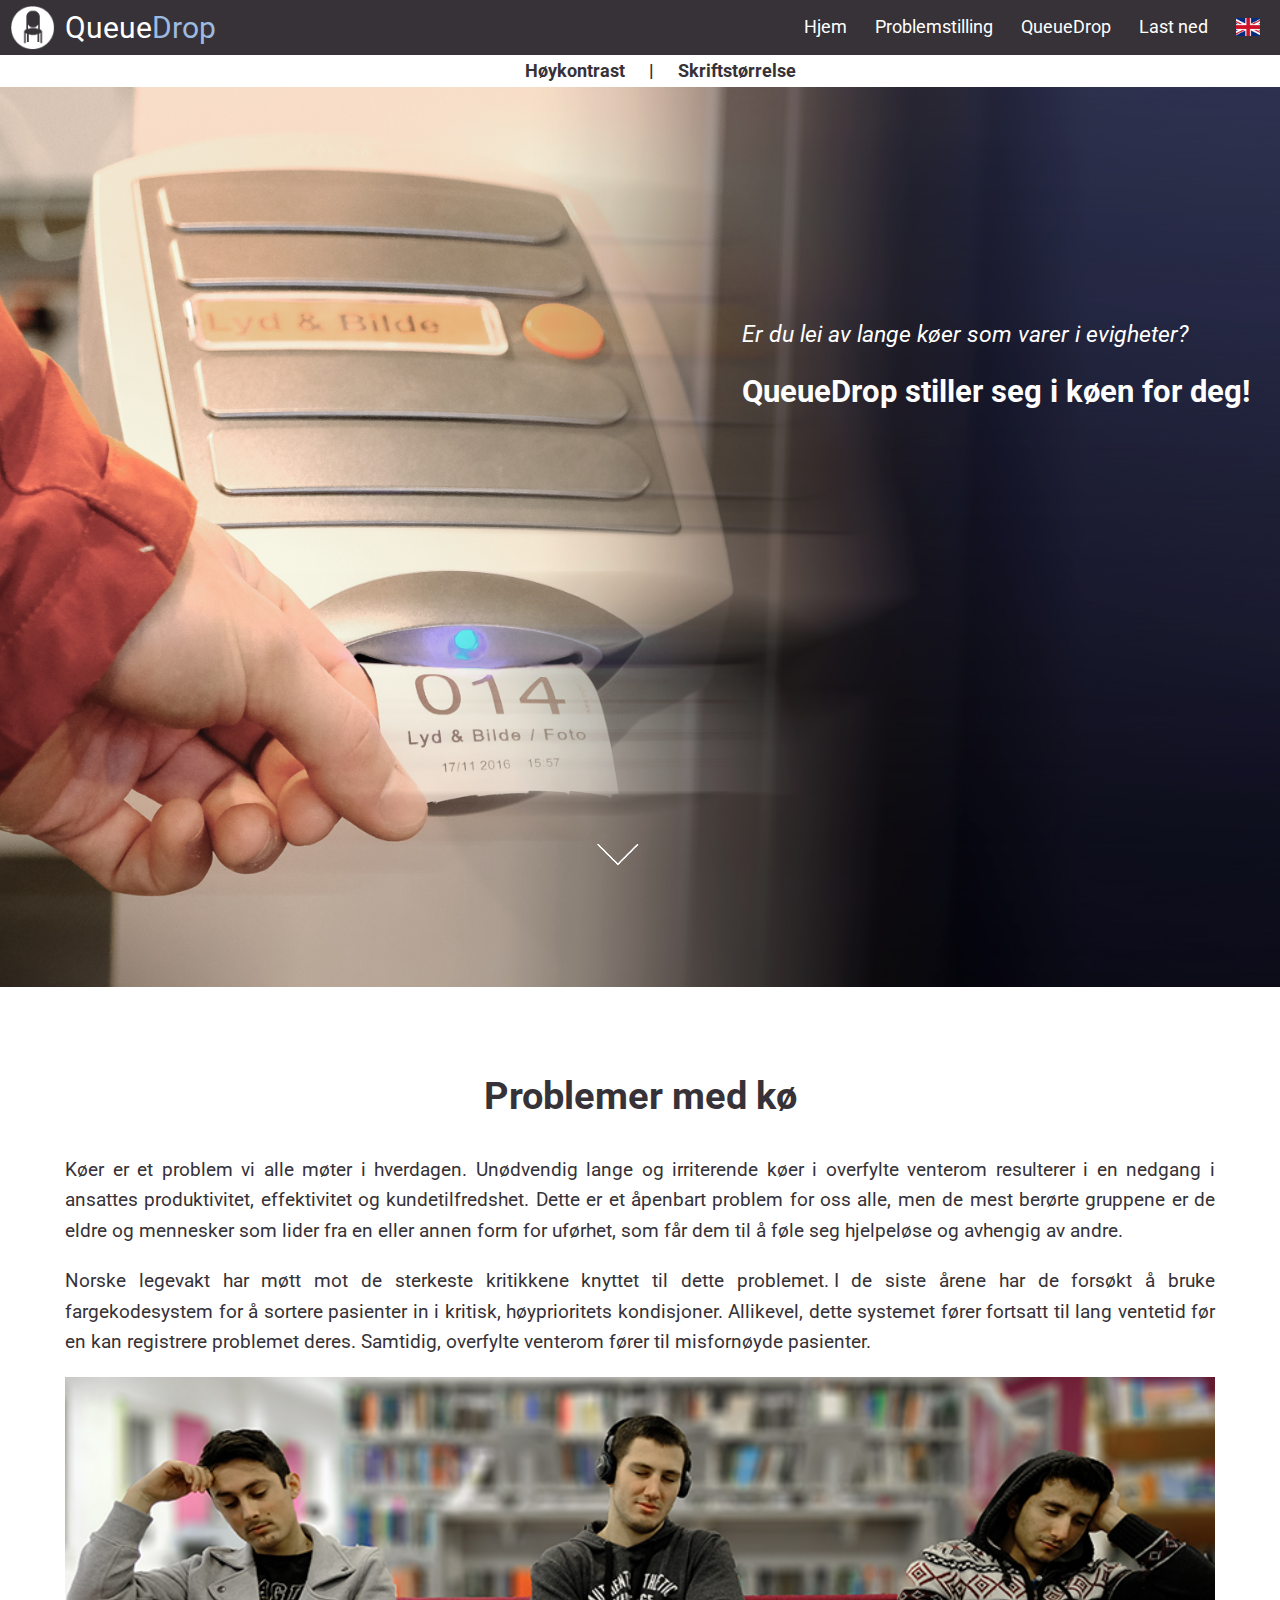
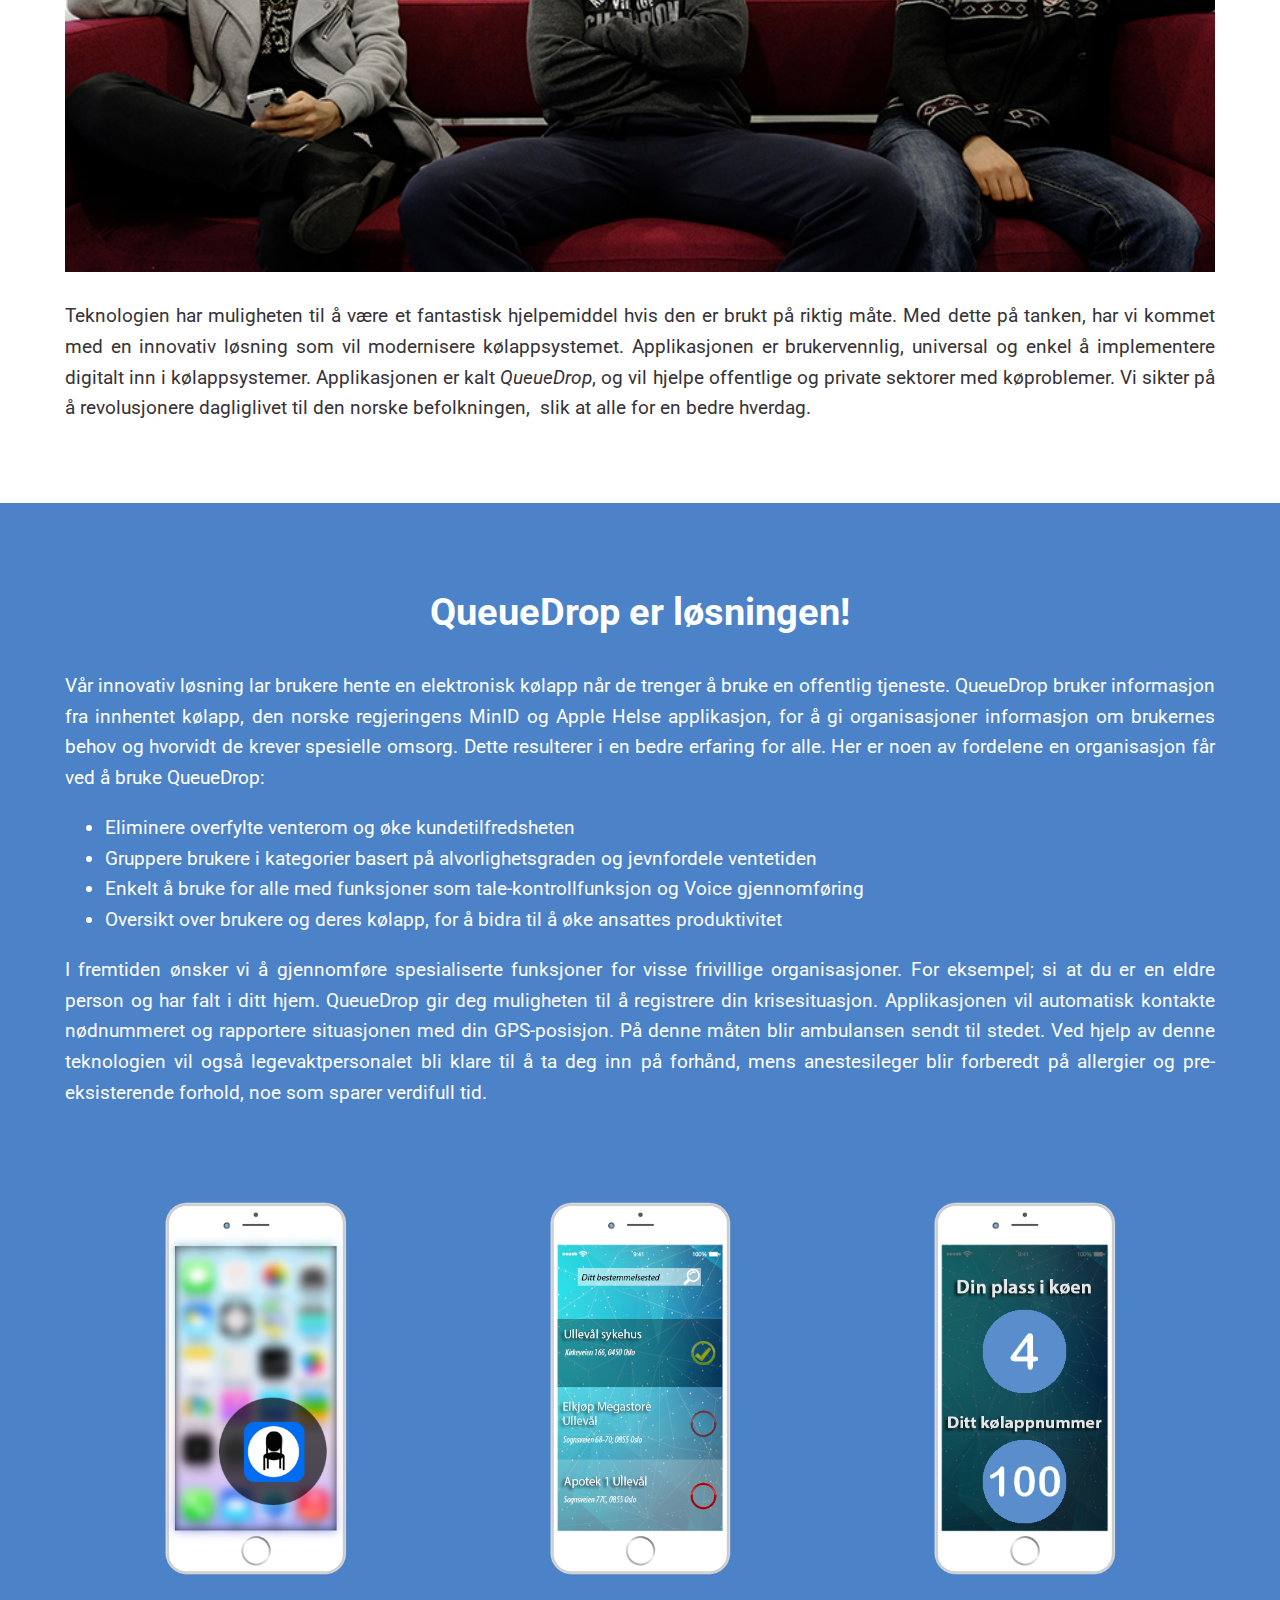
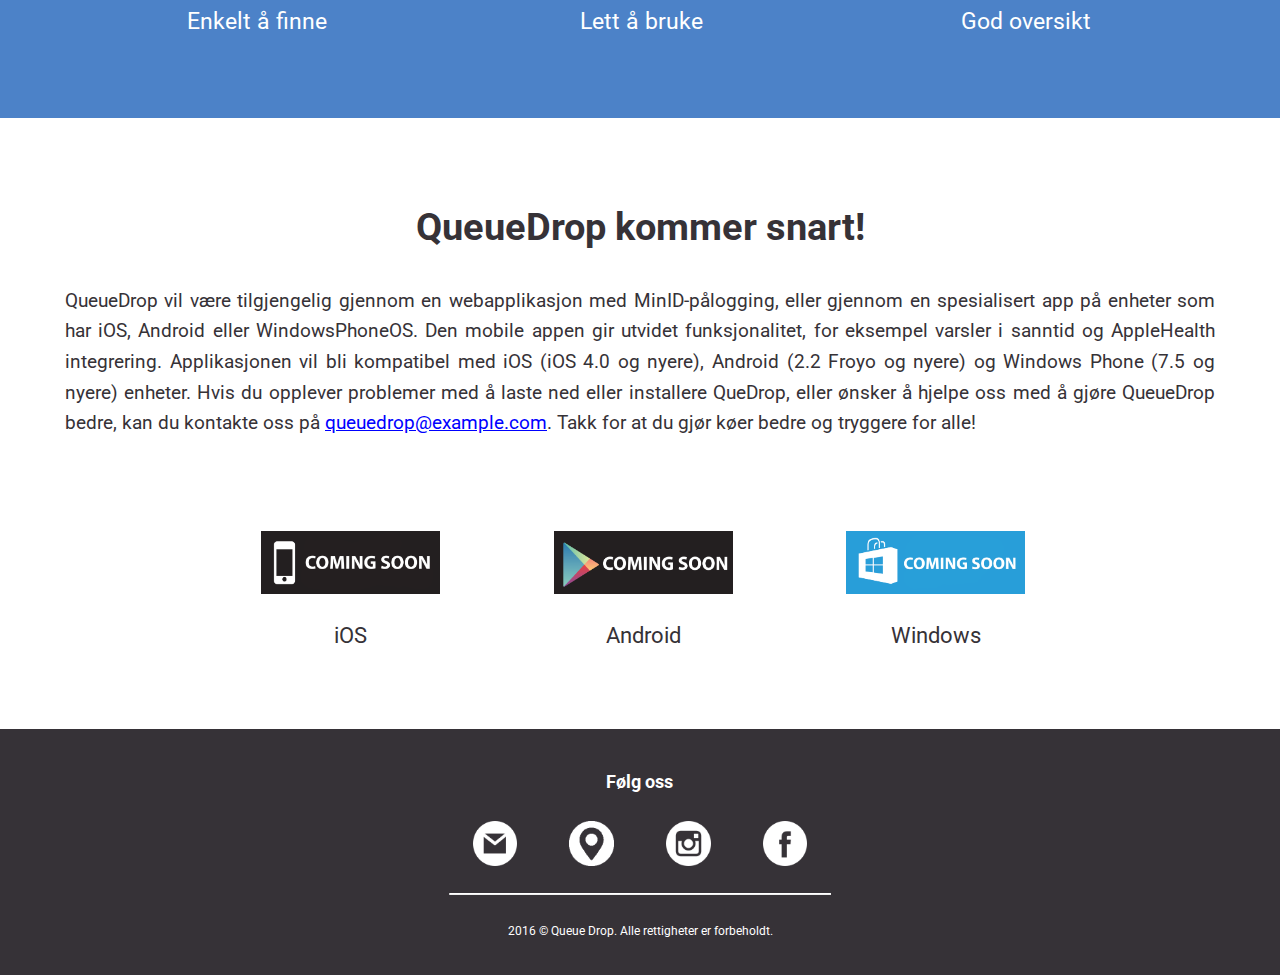
<file: QueueDrop/index.html>
<!DOCTYPE HTML>
<html lang="no">
	
	<head>
		<title>QueueDrop</title>


		<meta charset="utf-8" />
		<meta name="viewport" content="width=device-width" initial-scale=1, maximum-scale=1 />
		<meta name="author" content="Vladimir Maric" />
		<meta name="author" content="Sahand Nasiribehrouz" />
		<meta name="author" content="Ismail Kilinc" />
		<meta name="author" content="Irfanullah Nazand" />
        <meta name="author" content="Yanislav Zagorov" />
        <meta name="author" content="Suphakin Riemprasert" />
        <meta name="description" content="QueueDrop is an inovative solution for long queues.">
        <meta name="keywords" content="queues, waiting, backpain, elderly">

		<link rel="stylesheet" href="styles/main.css" />
		<link href="https://fonts.googleapis.com/css?family=Roboto:300" rel="stylesheet">
        <link rel="icon" type="image/icon" href="images/favicon.ico">
        <script src="js/javascript.js"></script>
	</head>

	


	<body>
	<!-- Header -->
		<div id="header_small">
			<nav id="navbar_small">
				<ul>
					<li><a href="contrast.html">Høykontrast</a></li>
					<li>|</li>
					<div class="drop_txt">	
						<li><a href="#">Skriftstørrelse</a></li>
						<div class="txt_content">
							<p>Hold Ctrl-knappen nede (Cmd-tasten på Mac). Trykk samtidig på + for å forstørre eller - for å forminske.</p>
						</div>
					</div>
				</ul>
			</nav>
		</div>

		<header id="header">
			<img id="logo_img" src="images/logo.png" width="45px" height="45px" alt="logo" />
			<div id="logo_txt"><a href="index.html">Queue<span>Drop</span></a></div>
			<nav id="navbar">
				<ul>
					<li><a href="index.html">Hjem</a></li>
					<li><a href="#main1">Problemstilling</a></li>
					<li><a href="#main2">QueueDrop</a></li>
					<li><a href="#main3">Last ned</a></li>
    					<li id=""><a href="index_eng.html"><img src="images/english.png" width="24px" height="18px" alt="eng" /></a></li>
				</ul>
			</nav>

			<div class="dropdown">
 				<button class="dropbtn" onclick="toggleMenu()"><img src="images/menu.png" width="70px" height="26px" alt="menu" /></button>
 				<div id="menu-display">
  					<div class="drop_content">
    					<a href="index.html">Hjem</a>
    					<a onclick="closeMenu()" href="#main1">Problemstilling</a>
    					<a onclick="closeMenu()" href="#main2">QueueDrop</a>
    					<a onclick="closeMenu()" href="#main3">Last ned</a>
    					<a href="index_eng.html"><img src="images/english.png" width="24px" height="18px" alt="eng" /></a>
  					</div>
  				</div>
  			</div>
		</header>

	<!-- Front Page -->
		<div id="front_page">
			<div id="heading">
				<p><em>Er du lei av lange køer som varer i evigheter?</em></p>
				<h1>QueueDrop stiller seg i køen for deg!</h1>
			</div>
			
			<div class="scroll">
				<a href="#main1"><img src="images/go_down.png" width="70px" height="70px" alt="go_down" /></a>
			</div>
		</div>

	<!-- Main -->
		<div id="main1">
			<div class="content">
				<h1>Problemer med kø</h1>
                
				<p>Køer er et problem vi alle møter i hverdagen. Unødvendig lange og irriterende køer i overfylte venterom resulterer i en nedgang i ansattes produktivitet, effektivitet og kundetilfredshet. Dette er et åpenbart problem for oss alle, men de mest berørte gruppene er de eldre og mennesker som lider fra en eller annen form for uførhet, som får dem til å føle seg hjelpeløse og avhengig av andre. 
                </p>

                <p> Norske legevakt har møtt mot de sterkeste kritikkene knyttet til dette problemet.<a href="#" class="tab-nav">-</a>I de siste årene har de forsøkt å bruke fargekodesystem for å sortere pasienter in i kritisk, høyprioritets kondisjoner. Allikevel, dette systemet fører fortsatt til lang ventetid før en kan registrere problemet deres. Samtidig, overfylte venterom fører til misfornøyde pasienter.
                </p>
				
				<a href="#" class="tab-navImg">
				<div id="main_img"><img src="images/main1.jpg" alt="main1"/></div>
				</a>

                <p>Teknologien har muligheten til å være et fantastisk hjelpemiddel hvis den er brukt på riktig måte. Med dette på tanken, har vi kommet med en innovativ løsning som vil modernisere kølappsystemet. Applikasjonen er brukervennlig, universal og enkel å implementere digitalt inn i kølappsystemer.  Applikasjonen er kalt <em>QueueDrop</em>, og vil hjelpe offentlige og private sektorer med køproblemer. Vi sikter på å revolusjonere dagliglivet til den norske befolkningen, <a href="#" class="tab-nav">-</a>slik at alle for en bedre hverdag.
                </p>
			</div>
		</div>

		<div id="main2">
			<div class="content">
				<h1>QueueDrop er løsningen!</h1>
                
				<p>Vår innovativ løsning lar brukere hente en elektronisk kølapp når de trenger å bruke en offentlig tjeneste. QueueDrop bruker informasjon fra innhentet kølapp, den norske regjeringens MinID og ​​Apple Helse applikasjon, for å gi organisasjoner informasjon om brukernes behov og hvorvidt de krever spesielle omsorg. Dette resulterer i en bedre erfaring for alle. Her er noen av fordelene en organisasjon får ved å bruke QueueDrop:
                </p>

				<ul>
                    <li>Eliminere<a href="#" class="tab-nav">-</a>overfylte venterom og øke kundetilfredsheten</li>
                    <li>Gruppere brukere i kategorier basert på alvorlighetsgraden og jevnfordele ventetiden</li>
                    <li>Enkelt å bruke for alle med funksjoner som tale-kontrollfunksjon og Voice gjennomføring</li>
                    <li>Oversikt over brukere og deres kølapp, for å bidra til å øke ansattes produktivitet</li>
                </ul>
                
                <p>I fremtiden ønsker vi å gjennomføre spesialiserte funksjoner for visse frivillige organisasjoner. For eksempel; si at du er en eldre person og har falt i ditt hjem. QueueDrop gir deg muligheten til å registrere din krisesituasjon. Applikasjonen vil automatisk kontakte nødnummeret og rapportere situasjonen med din GPS-posisjon. På denne måten blir ambulansen sendt til stedet. Ved hjelp av denne teknologien vil også legevaktpersonalet bli klare til å ta deg inn på forhånd, mens anestesileger blir forberedt på allergier og pre-eksisterende forhold, noe som sparer verdifull tid.
                </p>

				<div id="container">
					<div id="app1">
					<a href="#" class="tab-navImg">
						<img src="images/app1.png" alt="app1">
					</a>
						<div class="app_txt">Enkelt å finne</div>
					</a>
					</div>
					<div id="app2">
					<a href="#" class="tab-navImg">
						<img src="images/app2.png" alt="app2">
					</a>
						<div class="app_txt">Lett å bruke</div>
					</a>
					</div>
					<div id="app3">
					<a href="#" class="tab-navImg">
						<img src="images/app3.png" alt="app3">
					</a>
						<div class="app_txt">God oversikt</div>

					</div>
				</div>
			</div>
		</div>

		<div id="main3">
			<div class="content">
				<h1>QueueDrop kommer snart!</h1>
                
				<p>QueueDrop vil være tilgjengelig gjennom en webapplikasjon med MinID-pålogging, eller gjennom en spesialisert app på enheter som har iOS, Android eller WindowsPhoneOS. Den mobile appen gir utvidet funksjonalitet, for eksempel varsler i sanntid og AppleHealth integrering. Applikasjonen vil bli kompatibel med iOS (iOS 4.0 og nyere), Android (2.2 Froyo og nyere) og Windows Phone (7.5 og nyere) enheter. Hvis du opplever problemer med å laste ned eller installere QueDrop, eller ønsker å hjelpe oss med å gjøre QueueDrop bedre, kan du kontakte oss<a href="#" class="tab-nav">-</a>på <a href="mailto:queuedrop@example.com?Subject=Hello%20again">queuedrop@example.com</a>. Takk for at du gjør køer bedre og tryggere for alle!
                </p>

					<div id="download">
					<div id="button1">
						<a href="javascript:void()"><img src="images/apple.png" alt="app1"></a>
						<div class="download_txt">iOS</div>
					</div>
					<div id="button2">
						<a href="javascript:void()"><img src="images/google.png" alt="app2"></a>
						<div class="download_txt">Android</div>
					</div>
					<div id="button3">
						<a href="javascript:void()"><img src="images/windows.png" alt="app3"></a>
						<div class="download_txt">Windows</div>
					</div>
				</div>
			</div>
		</div>
		
	<!-- Footer -->
		<div id="footer">
			<table id="social">
				<tr>
		        	<th colspan="4"><h2>Følg oss</h2></th>
              	</tr>
              	<tr>
                	<td>
                		<a href="mailto:queuedrop@example.com?Subject=Hello%20again" target="_top"><img src="images/email.png" alt="email"></a>
                	</td>
                	<td>
                		<a href="https://www.google.no/maps/place/HiOA+Pilestredet+35+(P35)+-+H%C3%B8gskolen+i+Oslo+og+Akershus/@59.91957,10.7333723,17z/data=!3m1!4b1!4m5!3m4!1s0x46416e796cb90cf1:0x6e09b732029409c8!8m2!3d59.91957!4d10.735561"><img src="images/place.png" alt="place"></a>
                	</td>
                	<td>
		            	<a href="https://www.instagram.com/queuedrop/"><img src="images/instagram.png" alt="instagram"/></a>
		            </td>
                	<td>
			            <a href="https://www.facebook.com/QueueDrop-920145238115430/"><img src="images/facebook.png" alt="facebook"/></a>
			        </td>
              	</tr>
              	<tr>
		        	<th colspan="4"><hr></th>
              	</tr>
			</table>			
			
			<p>2016 © Queue Drop. Alle rettigheter er forbeholdt.</p>
		</div>
	
	</body>
</html>
</file>
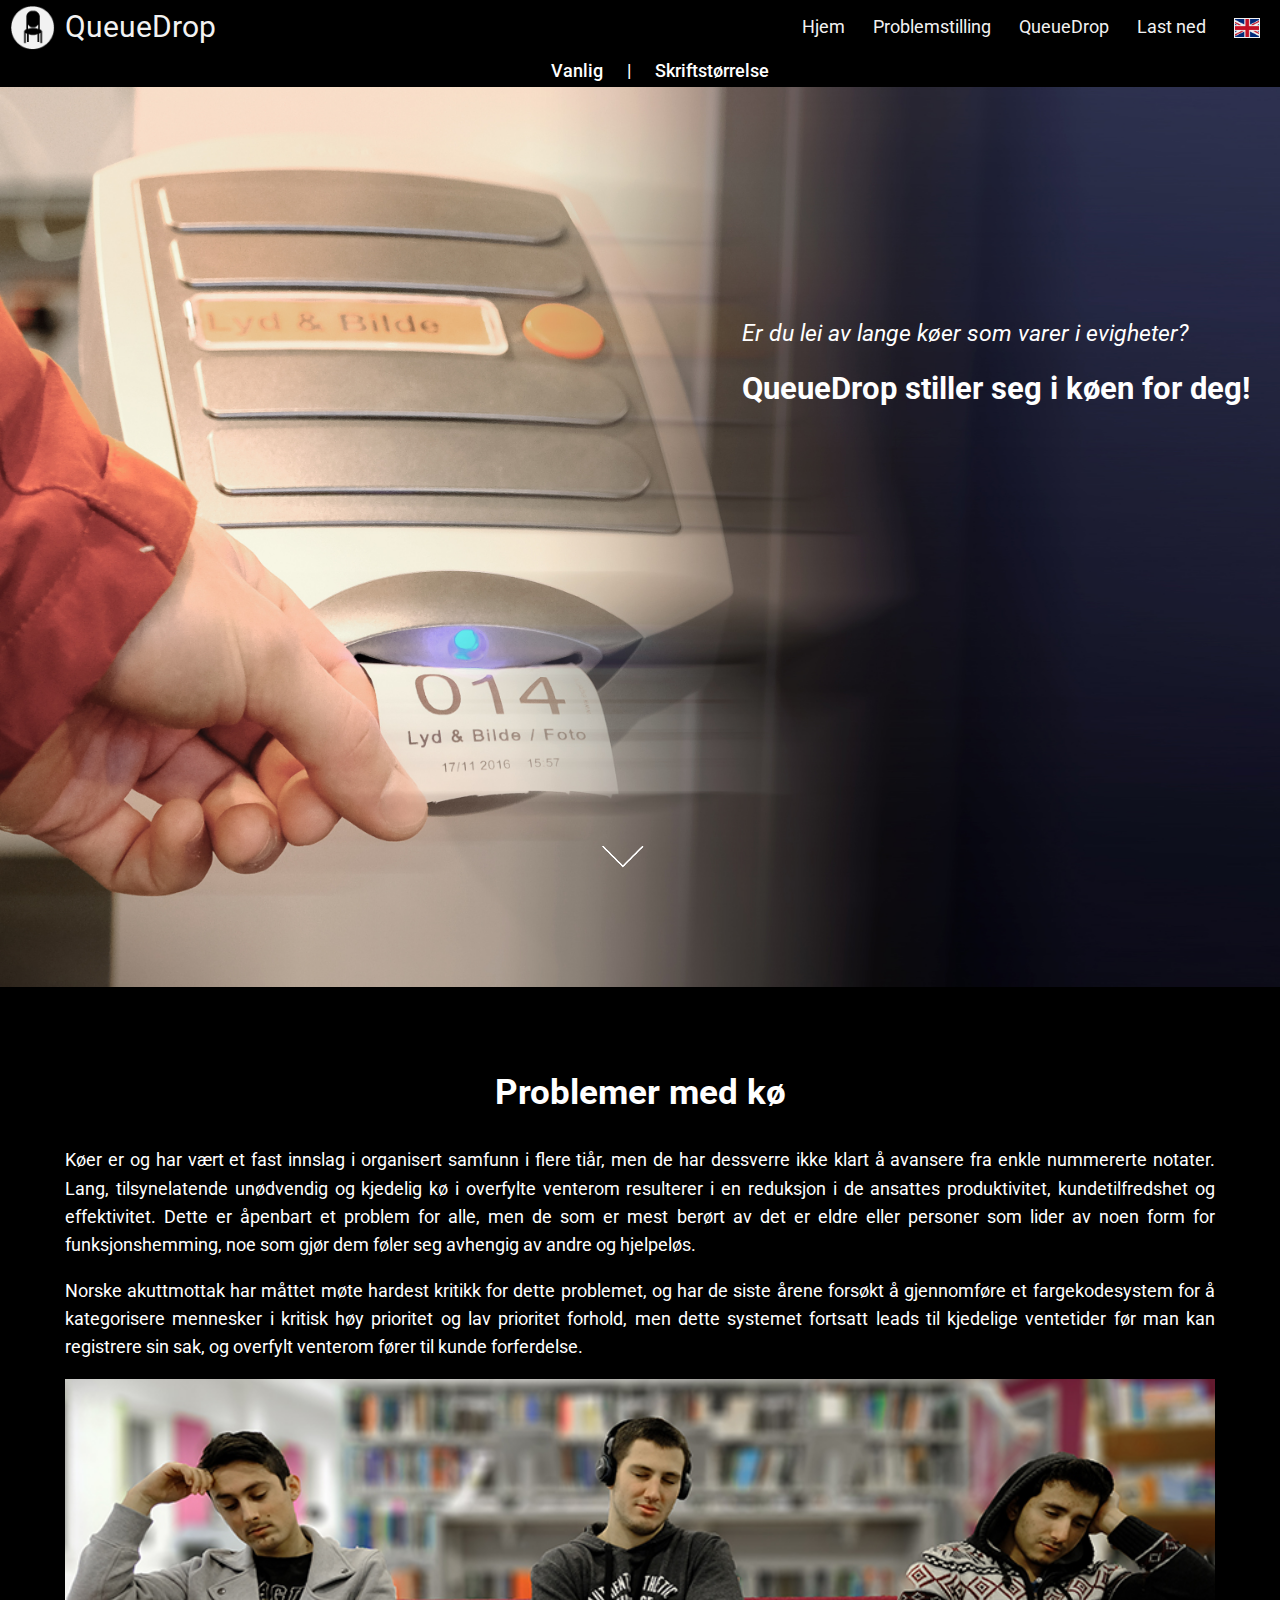
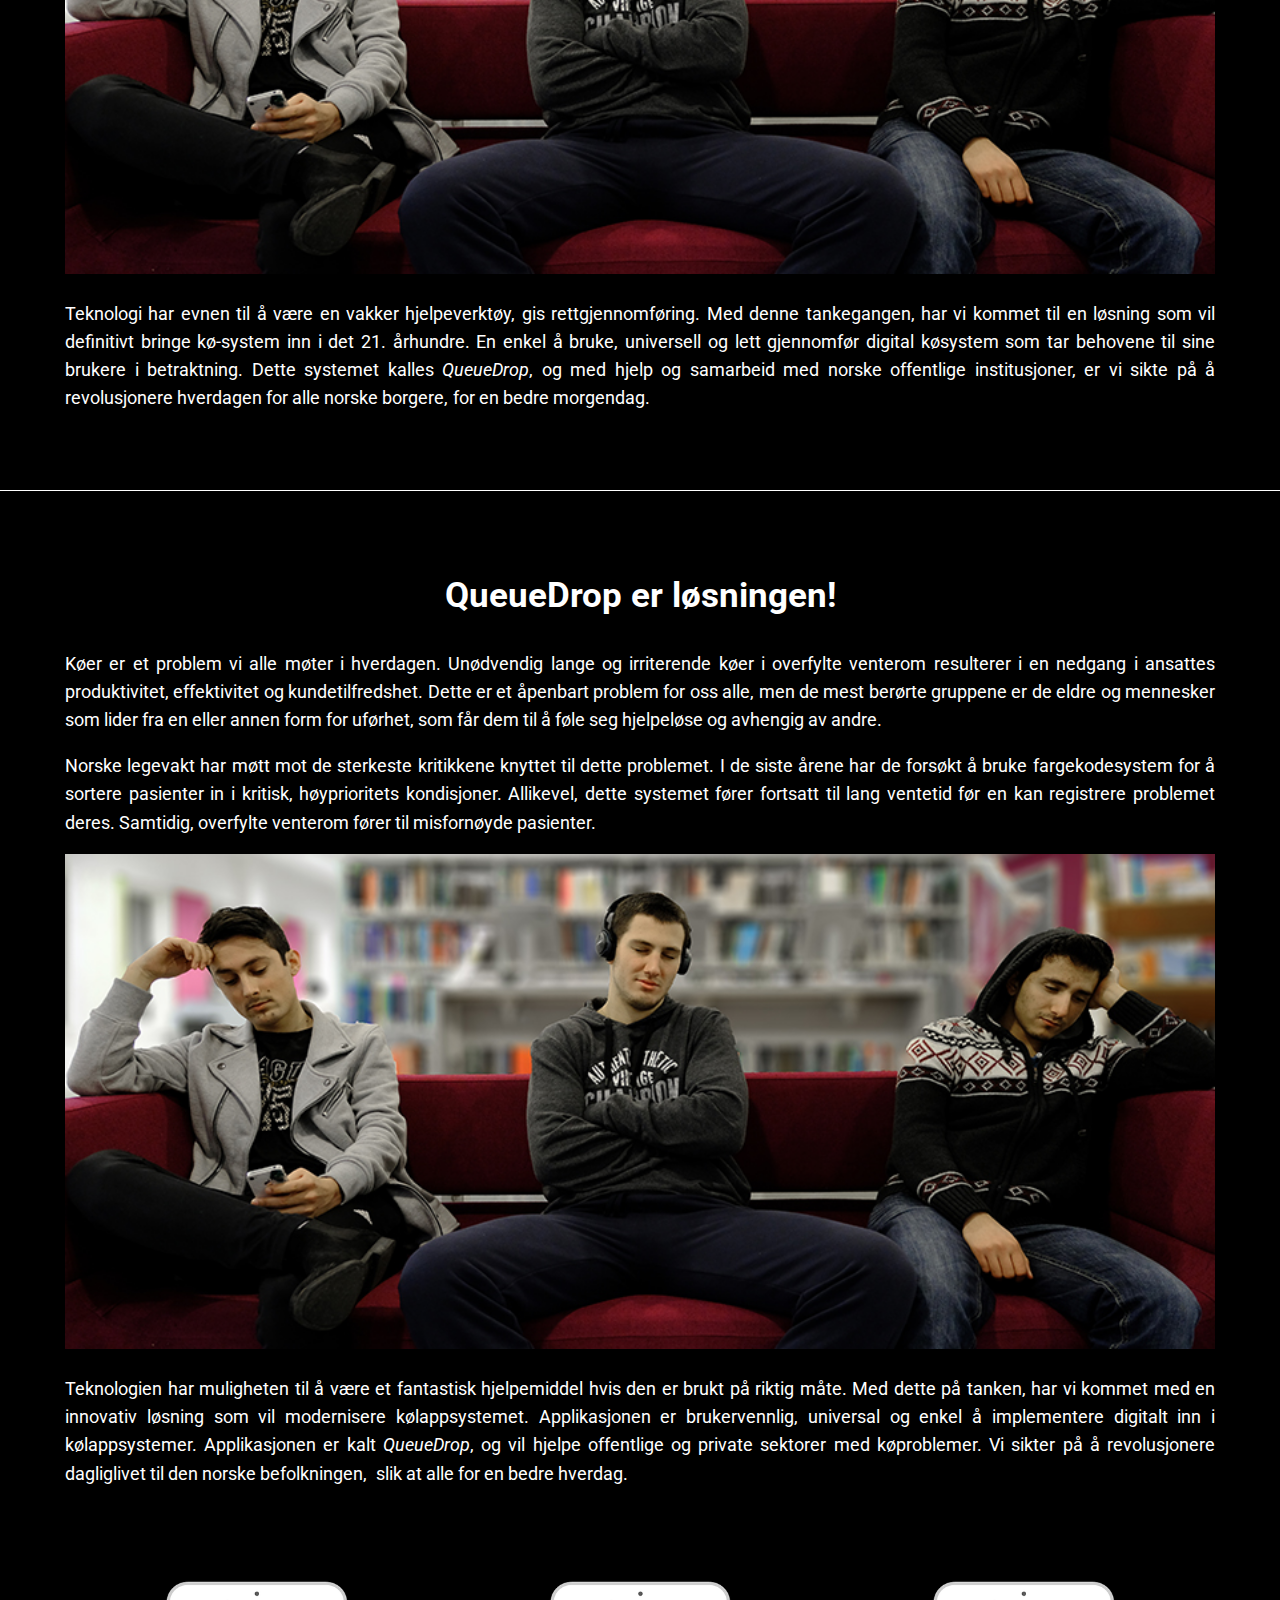
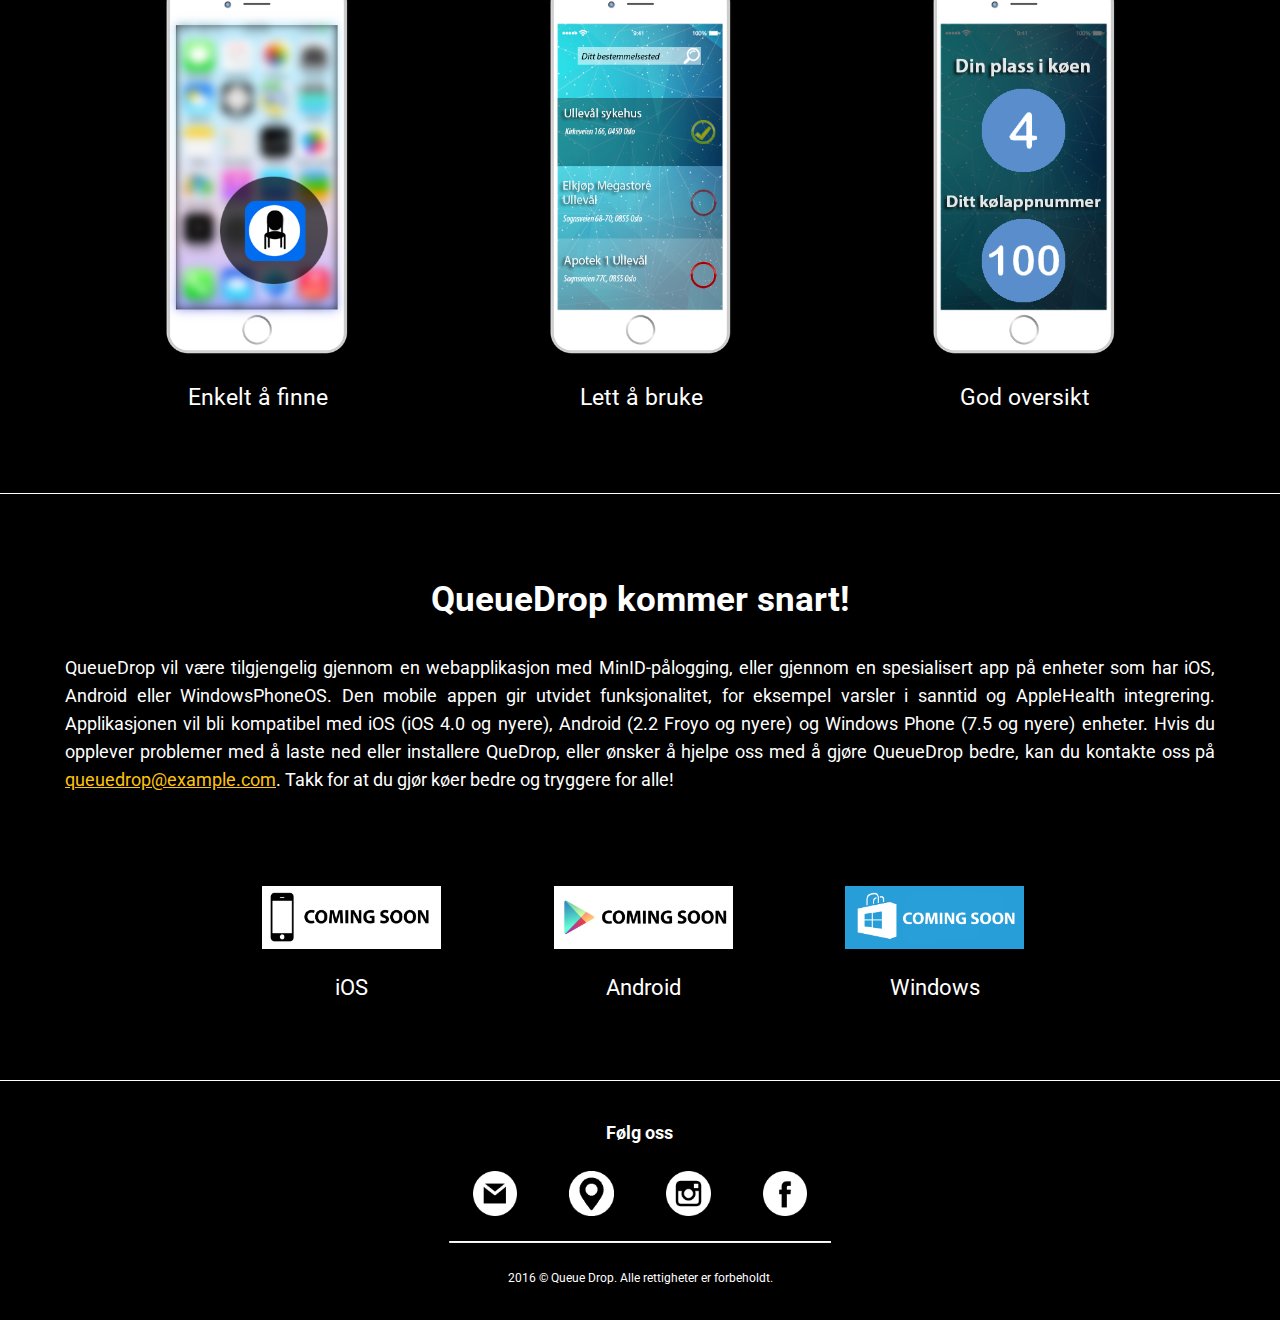
<file: QueueDrop/contrast.html>
<!DOCTYPE HTML>
<html lang="no">
    
	<head>
		<title>QueueDrop</title>

		<meta charset="utf-8" />
		<meta name="viewport" content="width=device-width" initial-scale=1, maximum-scale=1 />
		<meta name="author" content="Vladimir Maric" />
		<meta name="author" content="Sahand Nasiribehrouz" />
		<meta name="author" content="Ismail Kilinc" />
		<meta name="author" content="Irfanullah Nazand" />
        <meta name="author" content="Yanislav Zagorov" />
        <meta name="author" content="Suphakin Riemprasert" />
        <meta name="description" content="QueueDrop is an inovative solution for long queues.">
        <meta name="keywords" content="queues, waiting, backpain, elderly">

		<link rel="stylesheet" href="styles/main_contrast.css" />
		<link href="https://fonts.googleapis.com/css?family=Roboto:300" rel="stylesheet">
        <link rel="icon" type="image/icon" href="images/favicon.ico">
        <script src="js/javascript.js"></script>
	</head>

	<body>
	<!-- Header -->
		<div id="header_small">
			<nav id="navbar_small">
				<ul>
					<li><a href="index.html">Vanlig</a></li>
					<li>|</li>
					<div class="drop_txt">	
						<li><a href="#">Skriftstørrelse</a></li>
						<div class="txt_content">
							<p>Hold Ctrl-knappen nede (Cmd-tasten på Mac). Trykk samtidig på + for å forstørre eller - for å forminske.</p>
						</div>
					</div>
				</ul>
			</nav>
		</div>

		<header id="header">
			<img id="logo_img" src="images/logo.png" width="45px" height="45px" alt="logo" />
			<div id="logo_txt"><a href="contrast.html">Queue<span>Drop</span></a></div>
			<nav id="navbar">
				<ul>
					<li><a href="contrast.html">Hjem</a></li>
					<li><a href="#main1">Problemstilling</a></li>
					<li><a href="#main2">QueueDrop</a></li>
					<li><a href="#main3">Last ned</a></li>
    					<li id="flag"><a href="contrast_eng.html"><img src="images/english.png" width="24px" height="18px" alt="eng" /></a></li>
				</ul>
			</nav>

			<div class="dropdown">
 				<button class="dropbtn" onclick="toggleMenu()"><img src="images/menu.png" width="70px" height="26px" alt="menu" /></button>
 				<div id="menu-display">
  					<div class="drop_content">
    					<a href="contrast.html">Hjem</a>
    					<a onclick="closeMenu()" href="#main1">Problemstilling</a>
    					<a onclick="closeMenu()" href="#main2">QueueDrop</a>
    					<a onclick="closeMenu()" href="#main3">Last ned</a>
    					<a href="contrast_eng.html"><img src="images/english.png" width="24px" height="18px" alt="eng" /></a>
  					</div>
  				</div>
  			</div>
		</header>

	<!-- Front Page -->
		<div id="front_page">
			<div id="heading">
				<p><em>Er du lei av lange køer som varer i evigheter?</em></p>
				<h1>QueueDrop stiller seg i køen for deg!</h1>
			</div>
			
			<div class="scroll">
				<a href="#main1"><img src="images/go_down.png" width="70px" height="70px" alt="go_down" /></a>
			</div>
		</div>

	<!-- Main -->
		<div id="main1">
			<div class="content">
				<h1>Problemer med kø</h1>
				
                <p>Køer er og har vært et fast innslag i organisert samfunn i flere tiår, men de har dessverre ikke klart å avansere fra enkle nummererte notater. Lang, tilsynelatende unødvendig og kjedelig kø i overfylte venterom resulterer i en reduksjon i de ansattes produktivitet, kundetilfredshet og effektivitet. Dette er åpenbart et problem for alle, men de som er mest berørt av det er eldre eller personer som lider av noen form for funksjonshemming, noe som gjør dem føler seg avhengig av andre og hjelpeløs.
                </p>

                <p>Norske<a href="#" class="tab-nav">-</a>akuttmottak har måttet møte hardest kritikk for dette problemet, og har de siste årene forsøkt å gjennomføre et fargekodesystem for å kategorisere mennesker i kritisk høy prioritet og lav prioritet forhold, men dette systemet fortsatt leads til kjedelige ventetider før man kan registrere sin sak, og overfylt venterom fører til kunde forferdelse.
                </p>
				
				<a href="#"" class="tab-navImg">
				<div id="main_img"><img src="images/main1.jpg" alt="main1"/></div>
				</a>

                <p>Teknologi har evnen til å være en vakker hjelpeverktøy, gis rettgjennomføring. Med denne tankegangen, har vi kommet til en løsning som vil definitivt bringe kø-system inn i det 21. århundre. En enkel å bruke, universell og lett gjennomfør digital køsystem som tar behovene til sine brukere i betraktning. Dette systemet kalles <em>QueueDrop</em>, og med hjelp og samarbeid med norske offentlige institusjoner, er vi sikte på å revolusjonere hverdagen for alle norske borgere,<a href="#" class="tab-nav">-</a>for en bedre morgendag.
                </p>
			</div>
		</div>

		<div id="main2">
			<div class="content">
				<h1>QueueDrop er løsningen!</h1>
                
				<p>Køer er et problem vi alle møter i hverdagen. Unødvendig lange og irriterende køer i overfylte venterom resulterer i en nedgang i ansattes produktivitet, effektivitet og kundetilfredshet. Dette er et åpenbart problem for oss alle, men de mest berørte gruppene er de eldre og mennesker som lider fra en eller annen form for uførhet, som får dem til å føle seg hjelpeløse og avhengig av andre. 
                </p>

                <p> Norske legevakt har møtt mot de sterkeste kritikkene knyttet til dette problemet.<a href="#" class="tab-nav">-</a>I de siste årene har de forsøkt å bruke fargekodesystem for å sortere pasienter in i kritisk, høyprioritets kondisjoner. Allikevel, dette systemet fører fortsatt til lang ventetid før en kan registrere problemet deres. Samtidig, overfylte venterom fører til misfornøyde pasienter.
                </p>
				
				<a href="#" class="tab-navImg">
				<div id="main_img"><img src="images/main1.jpg" alt="main1"/></div>
				</a>

                <p>Teknologien har muligheten til å være et fantastisk hjelpemiddel hvis den er brukt på riktig måte. Med dette på tanken, har vi kommet med en innovativ løsning som vil modernisere kølappsystemet. Applikasjonen er brukervennlig, universal og enkel å implementere digitalt inn i kølappsystemer.  Applikasjonen er kalt <em>QueueDrop</em>, og vil hjelpe offentlige og private sektorer med køproblemer. Vi sikter på å revolusjonere dagliglivet til den norske befolkningen, <a href="#" class="tab-nav">-</a>slik at alle for en bedre hverdag.
                </p>

				<div id="container">
					<div id="app1">
					<a href="#"" class="tab-navImg">
						<img src="images/app1.png" alt="app1">
					</a>
						<div class="app_txt">Enkelt å finne</div>
					</a>
					</div>
					<div id="app2">
					<a href="#"" class="tab-navImg">
						<img src="images/app2.png" alt="app2">
					</a>
						<div class="app_txt">Lett å bruke</div>
					</div>
					<div id="app3">
					<a href="#"" class="tab-navImg">
						<img src="images/app3.png" alt="app3">
					</a>
						<div class="app_txt">God oversikt</div>
					</div>
				</div>

			</div>
		</div>

		<div id="main3">
			<div class="content">
				<h1>QueueDrop kommer snart!</h1>
				
				<p>QueueDrop vil være tilgjengelig gjennom en webapplikasjon med MinID-pålogging, eller gjennom en spesialisert app på enheter som har iOS, Android eller WindowsPhoneOS. Den mobile appen gir utvidet funksjonalitet, for eksempel varsler i sanntid og AppleHealth integrering. Applikasjonen vil bli kompatibel med iOS (iOS 4.0 og nyere), Android (2.2 Froyo og nyere) og Windows Phone (7.5 og nyere) enheter. Hvis du opplever problemer med å laste ned eller installere QueDrop, eller ønsker å hjelpe oss med å gjøre QueueDrop bedre, kan du kontakte oss<a href="#" class="tab-nav">-</a>på <a href="mailto:queuedrop@example.com?Subject=Hello%20again">queuedrop@example.com</a>. Takk for at du gjør køer bedre og tryggere for alle!
                </p>

					<div id="download">
					<div id="button1">
						<a href="javascript:void()"><img src="images/apple_contrast.png" alt="app1_contrast"></a>
						<div class="download_txt">iOS</div>
					</div>
					<div id="button2">
						<a href="javascript:void()"><img src="images/google_contrast.png" alt="app2_contrast"></a>
						<div class="download_txt">Android</div>
					</div>
					<div id="button3">
						<a href="javascript:void()"><img src="images/windows.png" alt="app3"></a>
						<div class="download_txt">Windows</div>
					</div>
				</div>
			</div>
		</div>
		
	<!-- Footer -->
		<div id="footer">
			<table id="social">
				<tr>
		        	<th colspan="4"><h2>Følg oss</h2></th>
              	</tr>
              	<tr>
                	<td>
                		<a href="mailto:queuedrop@example.com?Subject=Hello%20again" target="_top"><img src="images/email.png" alt="email"></a>
                	</td>
                	<td>
                		<a href="https://www.google.no/maps/place/HiOA+Pilestredet+35+(P35)+-+H%C3%B8gskolen+i+Oslo+og+Akershus/@59.91957,10.7333723,17z/data=!3m1!4b1!4m5!3m4!1s0x46416e796cb90cf1:0x6e09b732029409c8!8m2!3d59.91957!4d10.735561"><img src="images/place.png" alt="place"></a>
                	</td>
                	<td>
		            	<a href="https://www.instagram.com/queuedrop/"><img src="images/instagram.png" alt="instagram"/></a>
		            </td>
                	<td>
			            <a href="https://www.facebook.com/QueueDrop-920145238115430/"><img src="images/facebook.png" alt="facebook"/></a>
			        </td>
              	</tr>
              	<tr>
		        	<th colspan="4"><hr></th>
              	</tr>
			</table>			
			
			<p>2016 © Queue Drop. Alle rettigheter er forbeholdt.</p>
		</div>
	
	</body>
</html>
</file>
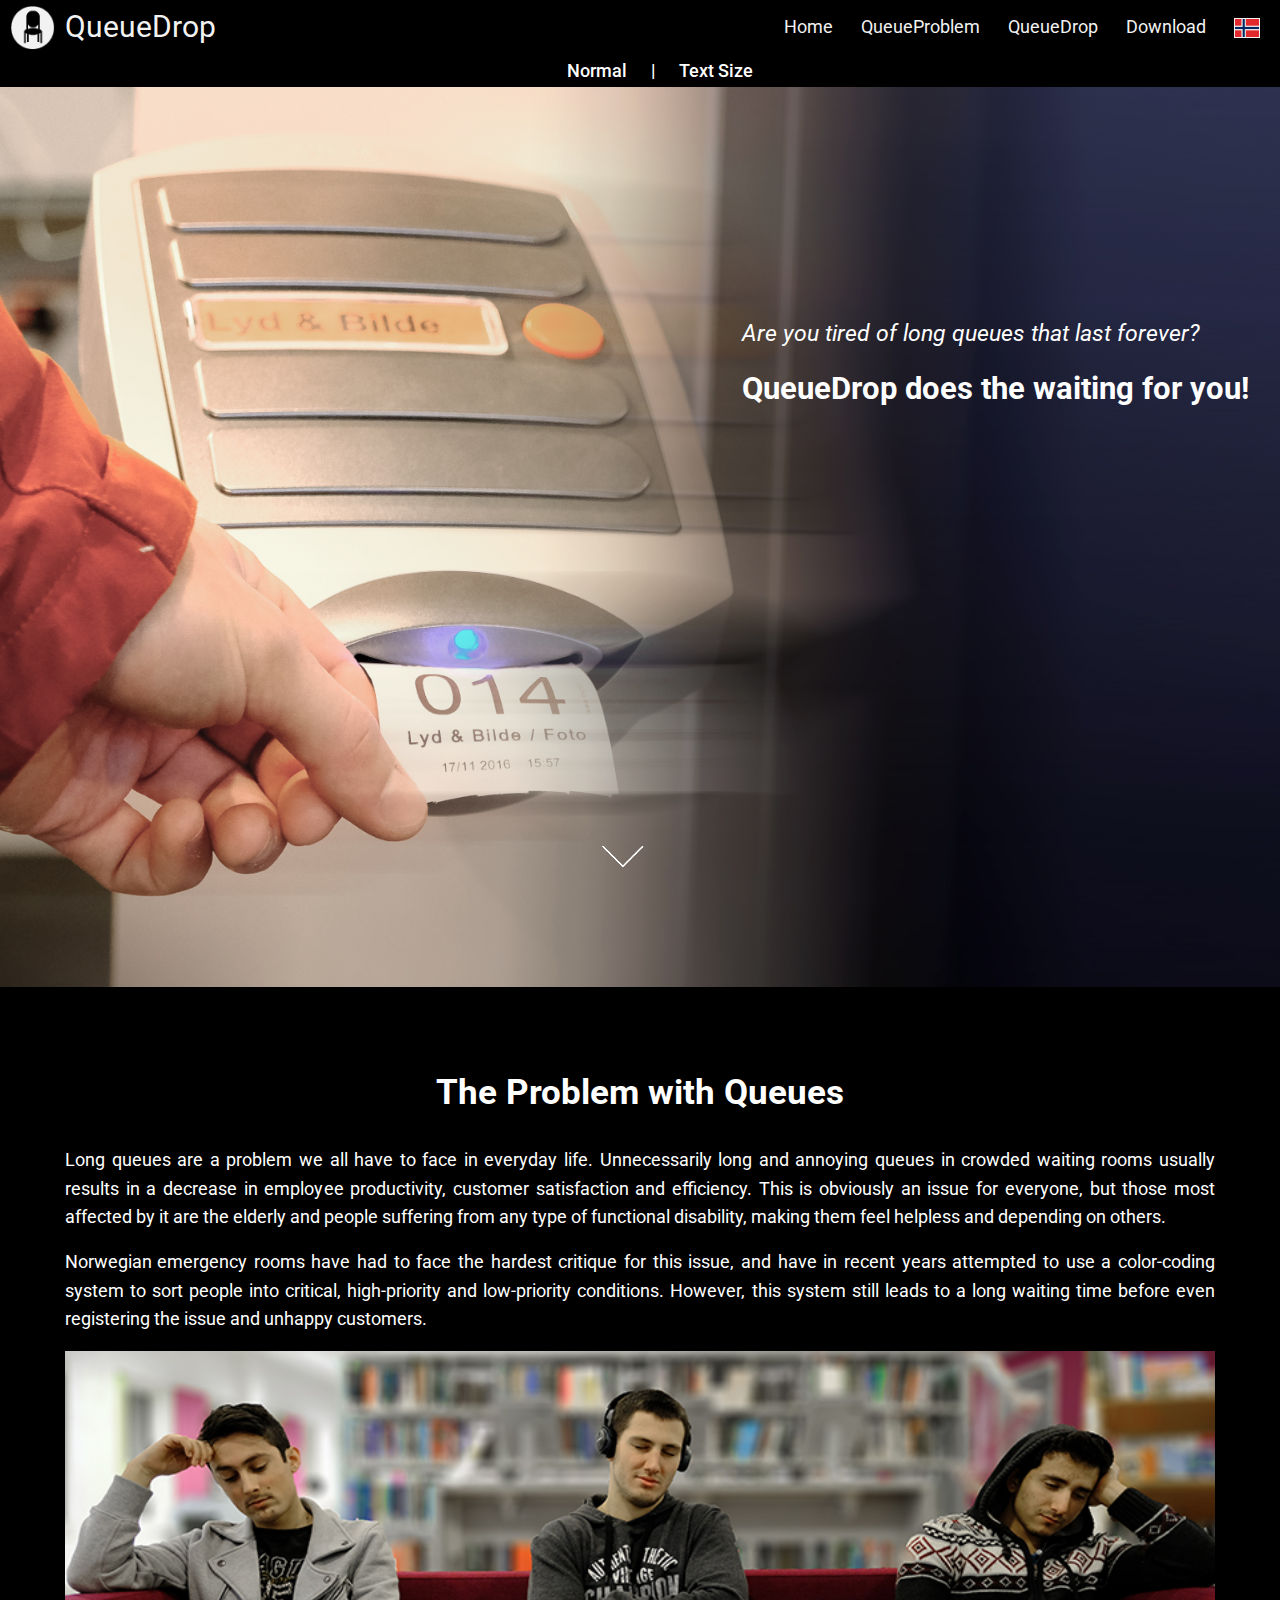
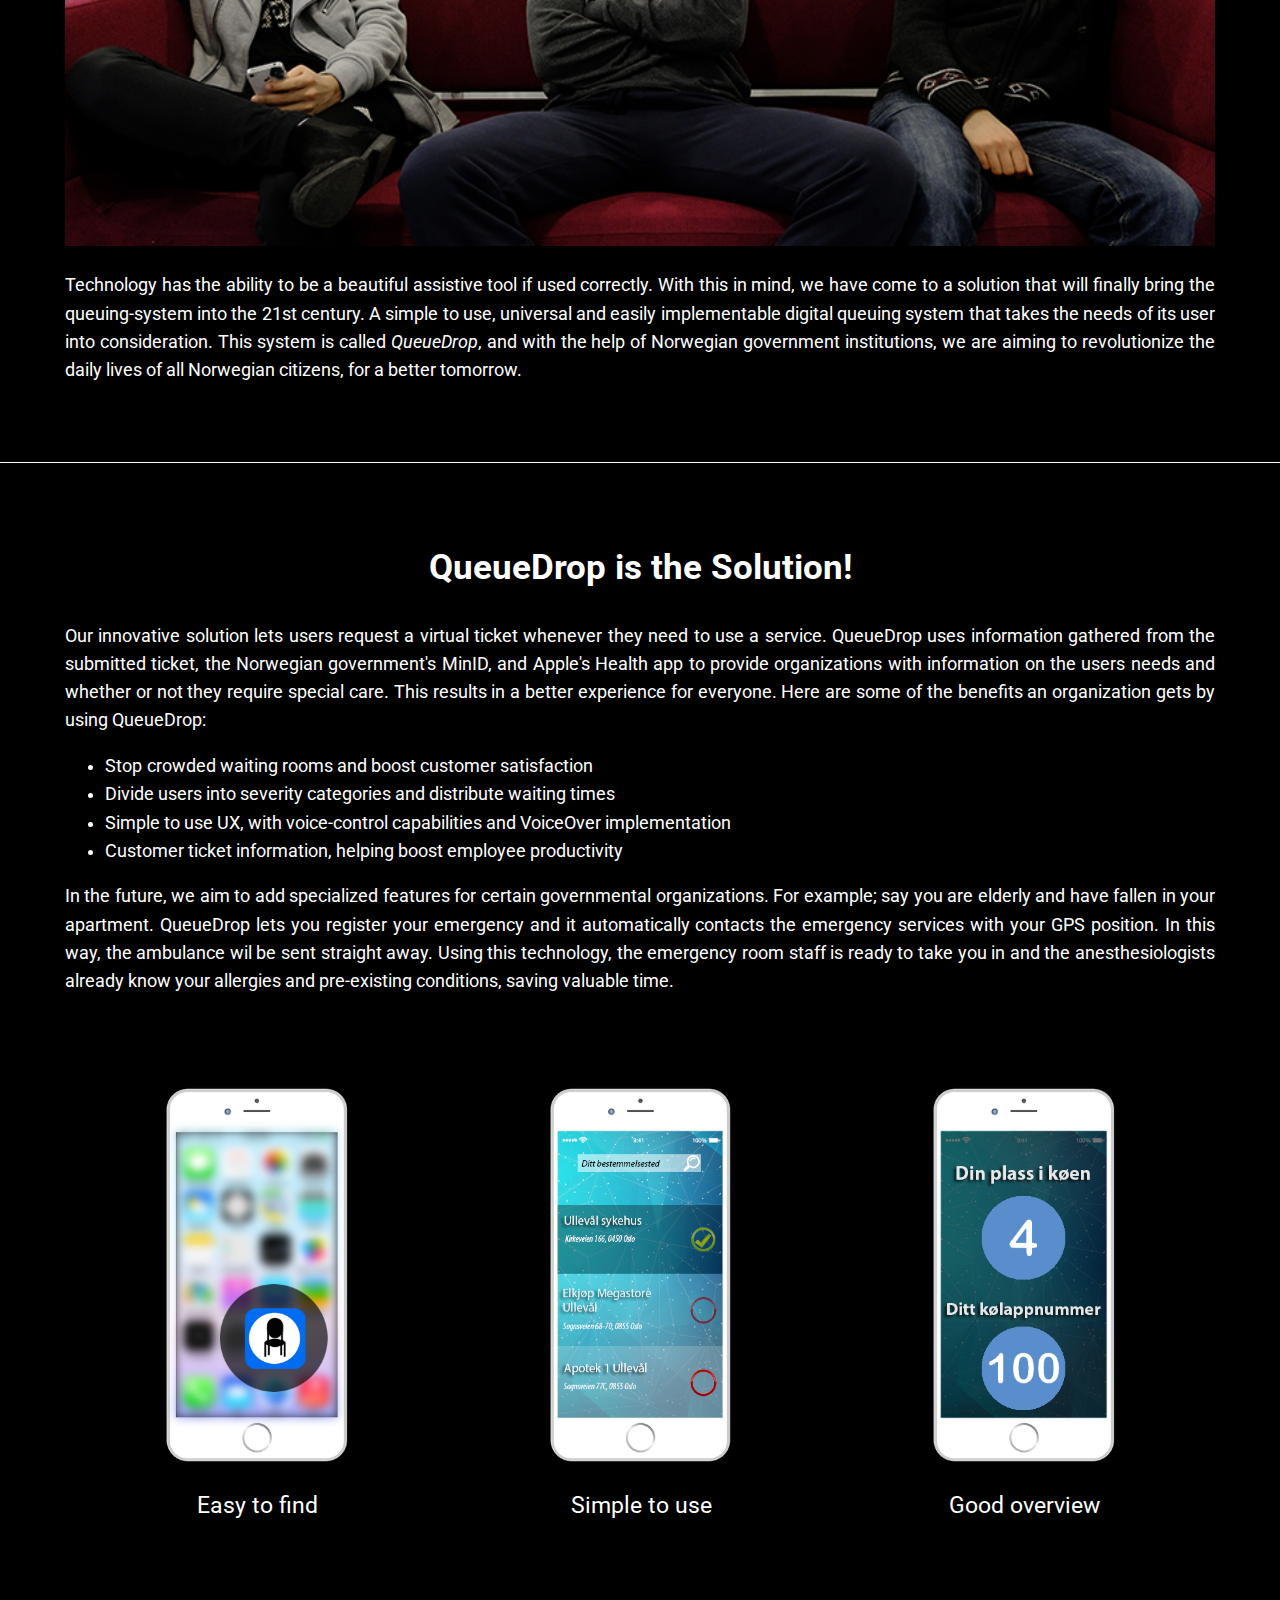
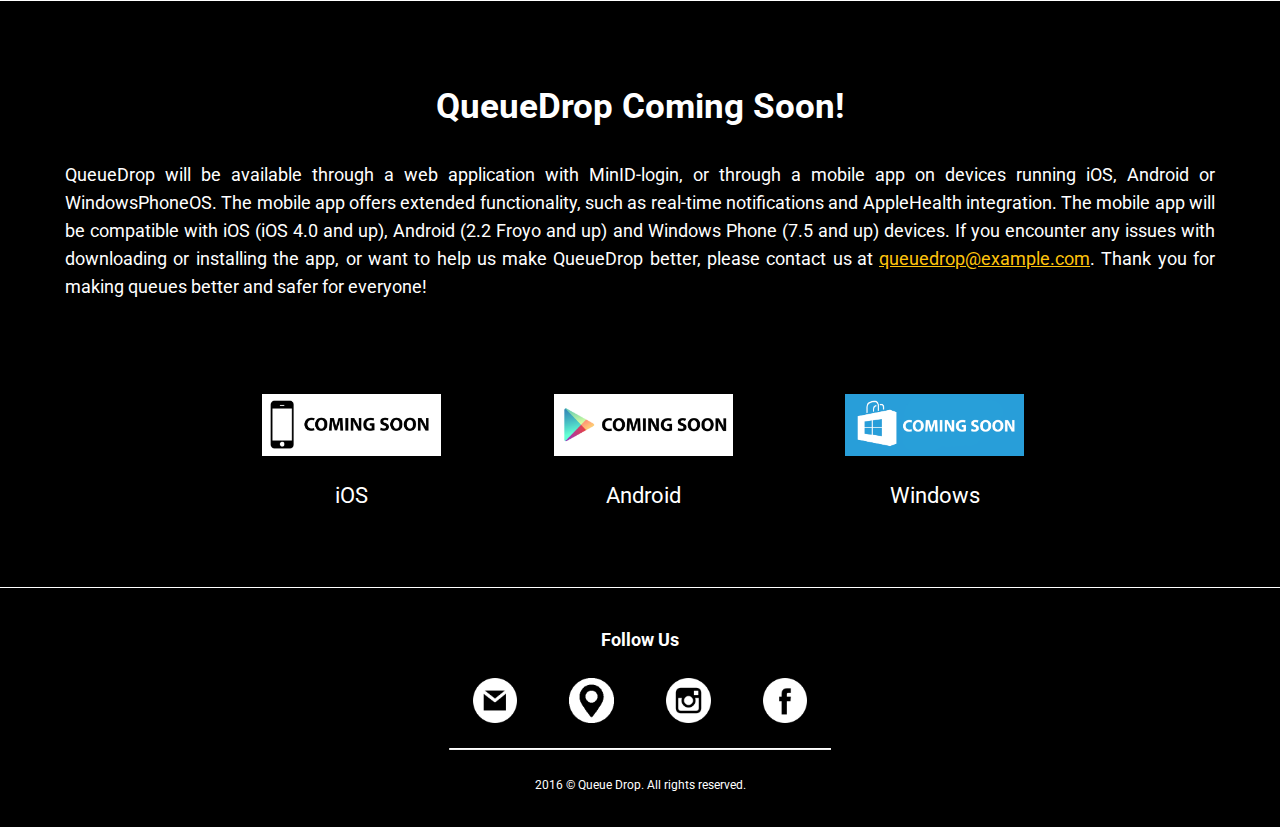
<file: QueueDrop/contrast_eng.html>
<!DOCTYPE HTML>
<html lang="en-US">

	<head>
		<title>QueueDrop</title>

		<meta charset="utf-8" />
		<meta name="viewport" content="width=device-width" initial-scale=1, maximum-scale=1 />
		<meta name="author" content="Vladimir Maric" />
		<meta name="author" content="Sahand Nasiribehrouz" />
		<meta name="author" content="Ismail Kilinc" />
		<meta name="author" content="Irfanullah Nazand" />
        <meta name="author" content="Yanislav Zagorov" />
        <meta name="author" content="Suphakin Riemprasert" />
        <meta name="description" content="QueueDrop is an inovative solution for long queues.">
        <meta name="keywords" content="queues, waiting, backpain, elderly">

		<link rel="stylesheet" href="styles/main_contrast.css" />
		<link href="https://fonts.googleapis.com/css?family=Roboto:300" rel="stylesheet">
        <link rel="icon" type="image/icon" href="images/favicon.ico">
        <script src="js/javascript.js"></script>
	</head>

	<body>
	<!-- Header -->
		<div id="header_small">
			<nav id="navbar_small">
				<ul>
					<li><a href="index_eng.html">Normal</a></li>
					<li>|</li>
					<div class="drop_txt">	
						<li><a href="#">Text Size</a></li>
						<div class="txt_content">
							<p>Hold down the Ctrl-button on your keyboard (Cmd-button on Mac). Simultaniously press + to enlarge text or - to shrink it.</p>
						</div>
					</div>
				</ul>
			</nav>
		</div>

		<header id="header">
			<img id="logo_img" src="images/logo.png" width="45px" height="45px" alt="logo" />
			<div id="logo_txt"><a href="contrast_eng.html">Queue<span>Drop</span></a></div>
			<nav id="navbar">
				<ul>
					<li><a href="contrast_eng.html">Home</a></li>
					<li><a href="#main1">QueueProblem</a></li>
					<li><a href="#main2">QueueDrop</a></li>
					<li><a href="#main3">Download</a></li>
    					<li id="flag"><a href="contrast.html"><img src="images/norwegian.png" width="24px" height="18px" alt="nor" /></a></li>
				</ul>
			</nav>

			<div class="dropdown">
 				<button class="dropbtn" onclick="toggleMenu()"><img src="images/menu.png" width="70px" height="26px" alt="menu" /></button>
 				<div id="menu-display">
  					<div class="drop_content">
    					<a href="contrast_eng.html">Home</a>
    					<a onclick="closeMenu()" href="#main1">QueueProblem</a>
    					<a onclick="closeMenu()" href="#main2">QueueDrop</a>
    					<a onclick="closeMenu()" href="#main3">Download</a>
    					<a href="contrast.html"><img src="images/norwegian.png" width="24px" height="18px" alt="nor" /></a>
  					</div>
  				</div>
  			</div>
		</header>

	<!-- Front Page -->
		<div id="front_page">
			<div id="heading">
				<p><em>Are you tired of long queues that last forever?</em></p>
				<h1>QueueDrop does the waiting for you!</h1>
			</div>
			
			<div class="scroll">
				<a href="#main1"><img src="images/go_down.png" width="70px" height="70px" alt="go_down" /></a>
			</div>
		</div>

	<!-- Main -->
		<div id="main1">
			<div class="content">
				<h1>The Problem with Queues</h1>
                
                <p>Long queues are a problem we all have to face in everyday life. Unnecessarily long and annoying queues in crowded waiting rooms usually results in a decrease in employee productivity, customer satisfaction and efficiency. This is obviously an issue for everyone, but those most affected by it are the elderly and people suffering from any type of functional disability, making them feel helpless and depending on others.
                </p>
				
				<p>Norwegian<a href="#" class="tab-nav">-</a>emergency rooms have had to face the hardest critique for this issue, and have in recent years attempted to use a color-coding system to sort people into critical, high-priority and low-priority conditions. However, this system still leads to a long waiting time before even registering the issue and unhappy customers. 
                </p>
				
				<a href="#" class="tab-navImg">
				<div id="main_img"><img src="images/main1.jpg" alt="main1"></div>
				</a>

				<p>Technology has the ability to be a beautiful assistive tool if used correctly. With this in mind, we have come to a solution that will finally bring the queuing-system into the 21st century. A simple to use, universal and easily implementable digital queuing system that takes the needs of its user into consideration. This system is called <em>QueueDrop</em>, and with the help of Norwegian<a href="#" class="tab-nav">-</a>government institutions, we are aiming to revolutionize the daily lives of all Norwegian citizens, for a better tomorrow.
                </p>
			</div>
		</div>

		<div id="main2">
			<div class="content">
				<h1>QueueDrop is the Solution!</h1>

				<p>Our innovative solution lets users request a virtual ticket whenever they need to use a service. QueueDrop uses information gathered from the submitted ticket, the Norwegian government's MinID, and Apple's Health app to provide organizations with information on the users needs and whether or not they require special care. This results in a better experience for everyone. Here are some of the benefits an organization gets by using QueueDrop:
                </p>
                                
                <ul>
                    <li>Stop<a href="#" class="tab-nav">-</a>crowded waiting rooms and boost customer satisfaction</li>
                    <li>Divide users into severity categories and distribute waiting times</li>
                    <li>Simple to use UX, with voice-control capabilities and VoiceOver implementation</li>
                    <li>Customer ticket information, helping boost employee productivity</li>
                </ul>
                
                <p>In the future, we aim to add specialized features for certain governmental organizations. For example; say you are elderly and have fallen in your apartment. QueueDrop lets you register your emergency and it automatically contacts the emergency services with your GPS position. In this way, the ambulance wil be sent straight away. Using this technology, the emergency room staff is ready to take you in and the anesthesiologists already know your allergies and pre-existing conditions, saving valuable time. 
                </p>

				<div id="container">
					<div id="app1">
					<a href="#"" class="tab-navImg">
						<img src="images/app1.png" alt="app1">
					</a>
						<div class="app_txt">Easy to find</div>
					</div>
					<div id="app2">
					<a href="#"" class="tab-navImg">
						<img src="images/app2.png" alt="app2">
					</a>
						<div class="app_txt">Simple to use</div>
					</div>
					<div id="app3">
					<a href="#"" class="tab-navImg">
						<img src="images/app3.png" alt="app3">
					</a>
						<div class="app_txt">Good overview</div>
					</div>
				</div>

			</div>
		</div>

		<div id="main3">
			<div class="content">
				<h1>QueueDrop Coming Soon!</h1>
                
				<p>QueueDrop will be available through a web application with MinID-login, or through a mobile app on devices running iOS, Android or WindowsPhoneOS. The mobile app offers extended functionality, such as real-time notifications and AppleHealth integration. The mobile app will be compatible with iOS (iOS 4.0 and up), Android (2.2 Froyo and up) and Windows Phone (7.5 and up) devices. If you encounter any issues with downloading or installing the app, or want to help us make QueueDrop better, please contact us<a href="#" class="tab-nav">-</a>at <a href="mailto:queuedrop@example.com?Subject=Hello%20again">queuedrop@example.com</a>. Thank you for making queues better and safer for everyone!
                </p>

					<div id="download">
					<div id="button1">
						<a href="javascript:void()"><img src="images/apple_contrast.png" alt="app1_contrast"></a>
						<div class="download_txt">iOS</div>
					</div>
					<div id="button2">
						<a href="javascript:void()"><img src="images/google_contrast.png" alt="app2_contrast"></a>
						<div class="download_txt">Android</div>
					</div>
					<div id="button3">
						<a href="javascript:void()"><img src="images/windows.png" alt="app3"></a>
						<div class="download_txt">Windows</div>
					</div>
				</div>
			</div>
		</div>
		
	<!-- Footer -->
		<div id="footer">
			<table id="social">
				<tr>
		        	<th colspan="4"><h2>Follow Us</h2></th>
              	</tr>
              	<tr>
                	<td>
                		<a href="mailto:queuedrop@example.com?Subject=Hello%20again" target="_top"><img src="images/email.png" alt="email"></a>
                	</td>
                	<td>
                		<a href="https://www.google.no/maps/place/HiOA+Pilestredet+35+(P35)+-+H%C3%B8gskolen+i+Oslo+og+Akershus/@59.91957,10.7333723,17z/data=!3m1!4b1!4m5!3m4!1s0x46416e796cb90cf1:0x6e09b732029409c8!8m2!3d59.91957!4d10.735561"><img src="images/place.png" alt="place"></a>
                	</td>
                	<td>
		            	<a href="https://www.instagram.com/queuedrop/"><img src="images/instagram.png" alt="instagram"/></a>
		            </td>
                	<td>
			            <a href="https://www.facebook.com/QueueDrop-920145238115430/"><img src="images/facebook.png" alt="facebook"/></a>
			        </td>
              	</tr>
              	<tr>
		        	<th colspan="4"><hr></th>
              	</tr>
			</table>			
			
			<p>2016 © Queue Drop. All rights reserved.</p>
		</div>
	
	</body>
</html>
</file>
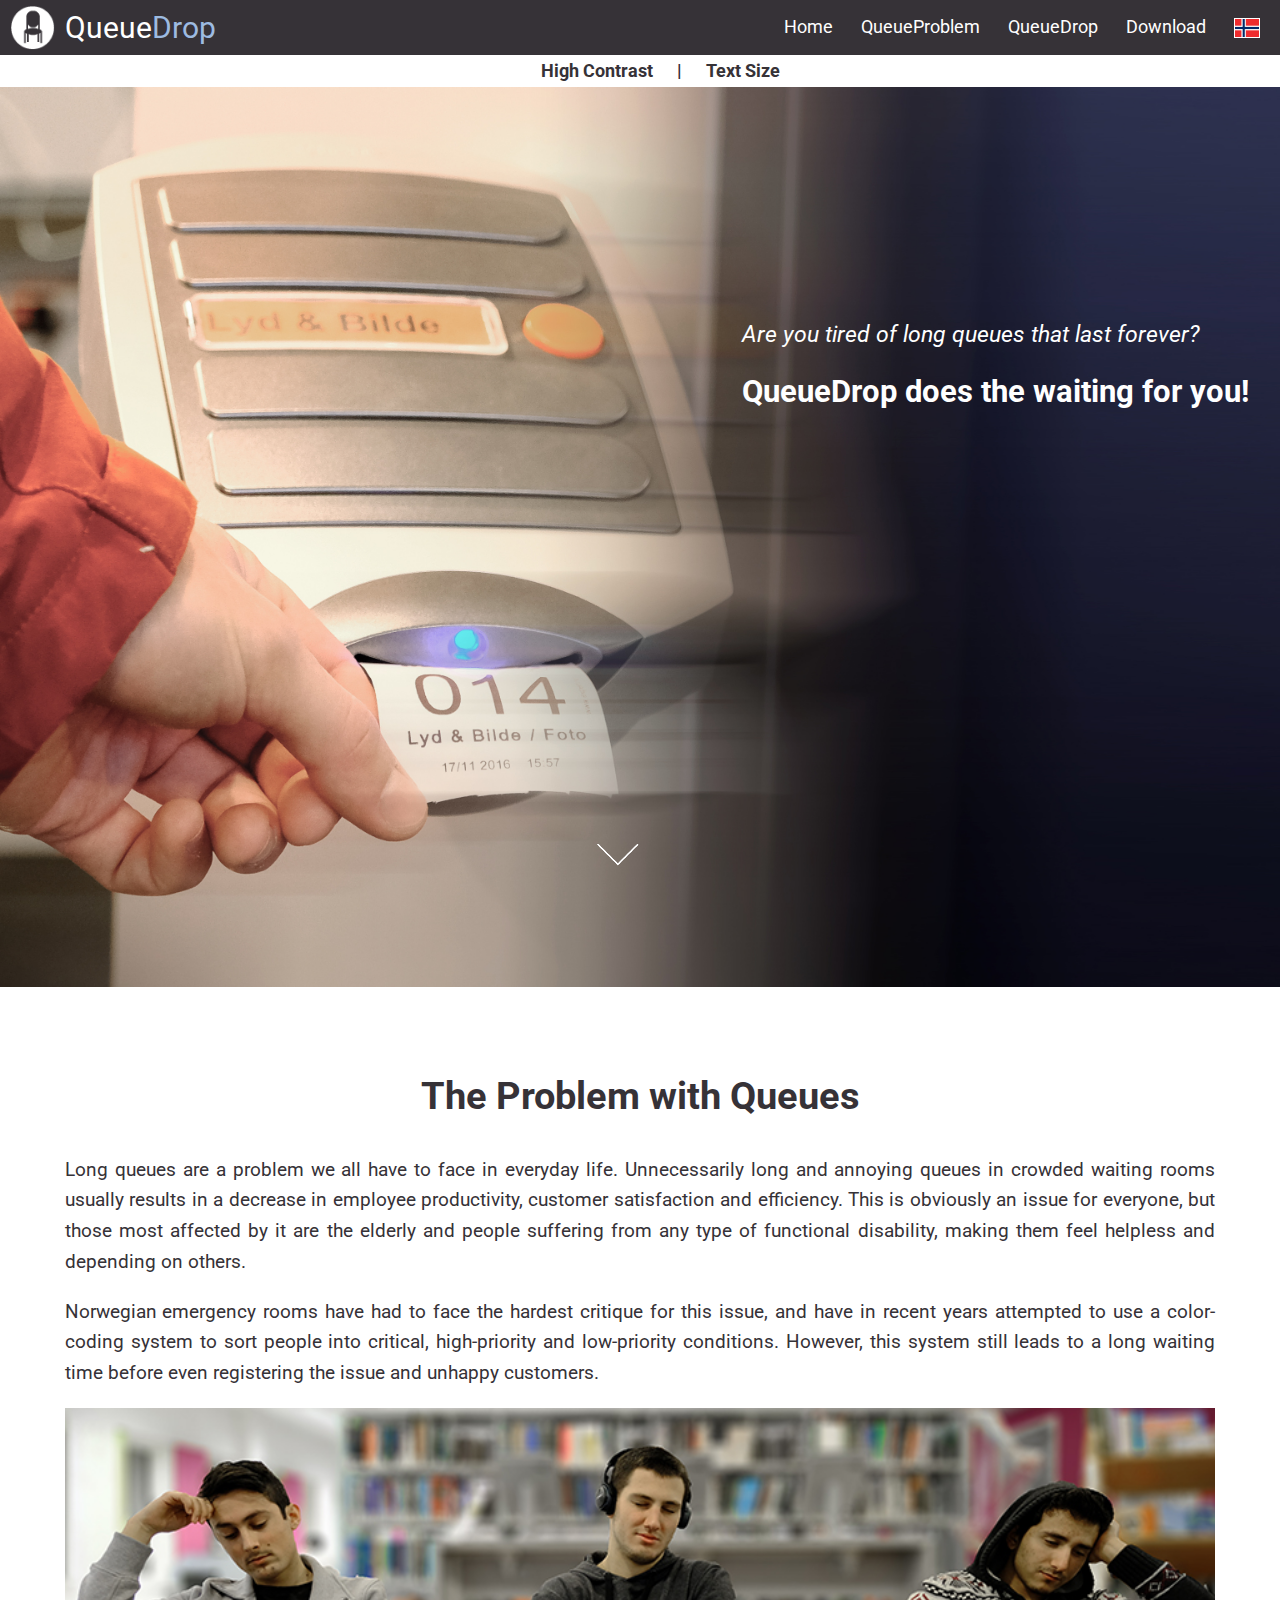
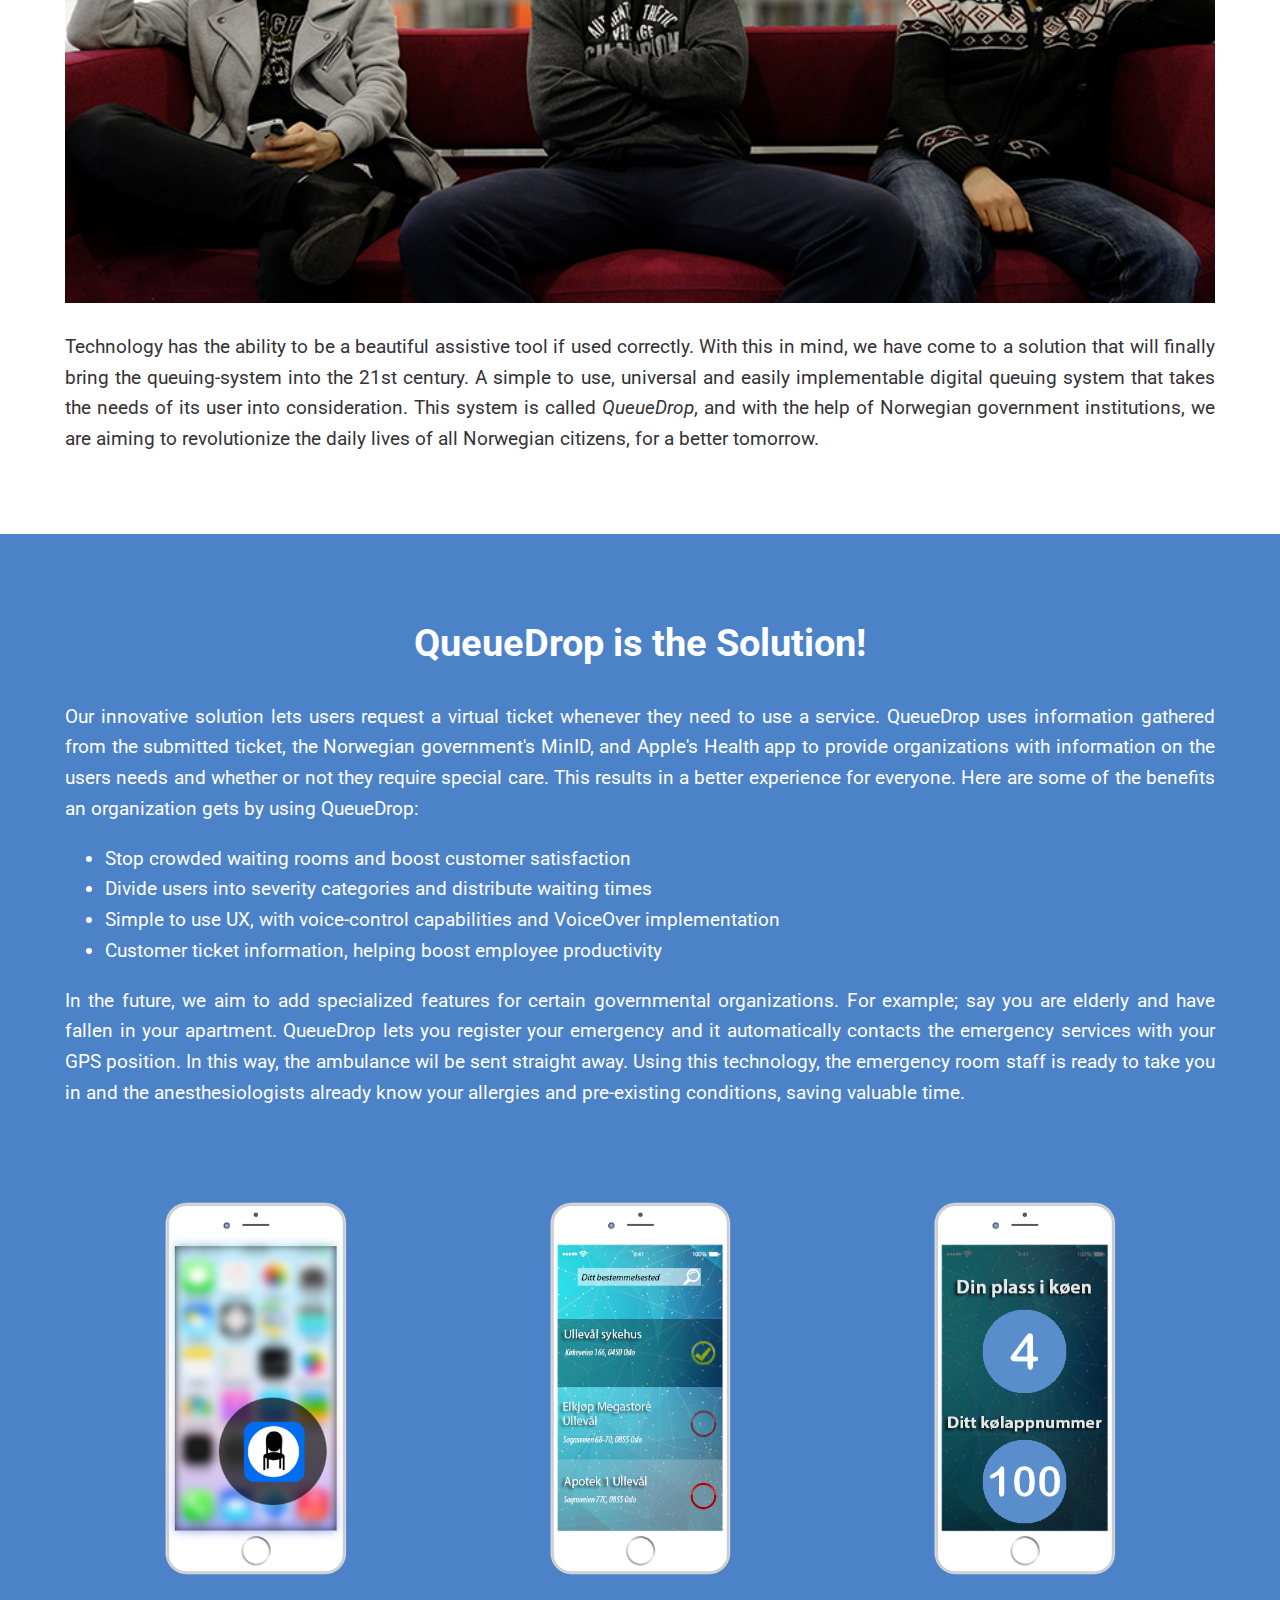
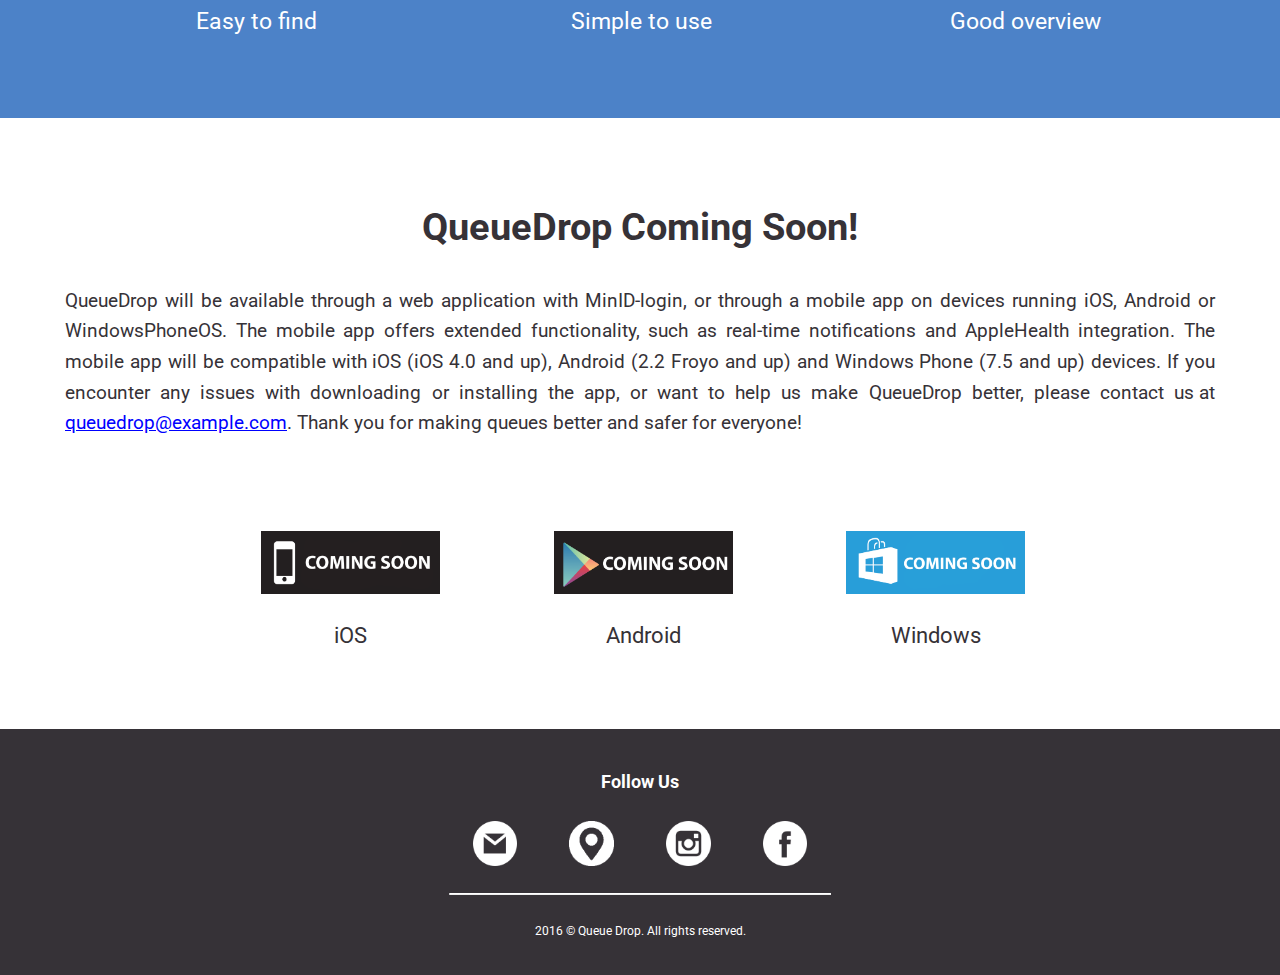
<file: QueueDrop/index_eng.html>
<!DOCTYPE HTML>
<html lang="en-US">
	
	<head>
		<title>QueueDrop</title>

		<meta charset="utf-8" />
		<meta name="viewport" content="width=device-width" initial-scale=1, maximum-scale=1 />
		<meta name="author" content="Vladimir Maric" />
		<meta name="author" content="Sahand Nasiribehrouz" />
		<meta name="author" content="Ismail Kilinc" />
		<meta name="author" content="Irfanullah Nazand" />
        <meta name="author" content="Yanislav Zagorov" />
        <meta name="author" content="Suphakin Riemprasert" />
        <meta name="description" content="QueueDrop is an inovative solution for long queues.">
        <meta name="keywords" content="queues, waiting, backpain, elderly">

		<link rel="stylesheet" href="styles/main.css" />
		<link href="https://fonts.googleapis.com/css?family=Roboto:300" rel="stylesheet">
        <link rel="icon" type="image/icon" href="images/favicon.ico">
        <script src="js/javascript.js"></script>
	</head>

	<body>
	<!-- Header -->
		<div id="header_small">
			<nav id="navbar_small">
				<ul>
					<li><a href="contrast_eng.html">High Contrast</a></li>
					<li>|</li>
					<div class="drop_txt">	
						<li><a href="#">Text Size</a></li>
						<div class="txt_content">
							<p>Hold down the Ctrl-button on your keyboard (Cmd-button on Mac). Simultaniously press + to enlarge text or - to shrink it.</p>
						</div>
					</div>
				</ul>
			</nav>
		</div>

		<header id="header">
			<img id="logo_img" src="images/logo.png" width="45px" height="45px" alt="logo" />
			<div id="logo_txt"><a href="index_eng.html">Queue<span>Drop</span></a></div>
			<nav id="navbar">
				<ul>
					<li><a href="index_eng.html">Home</a></li>
					<li><a href="#main1">QueueProblem</a></li>
					<li><a href="#main2">QueueDrop</a></li>
					<li><a href="#main3">Download</a></li>
    					<li id="flag"><a href="index.html"><img src="images/norwegian.png" width="24px" height="18px" alt="nor" /></a></li>
				</ul>
			</nav>

			<div class="dropdown">
 				<button class="dropbtn" onclick="toggleMenu()"><img src="images/menu.png" width="70px" height="26px" alt="menu" /></button>
 				<div id="menu-display">
  					<div class="drop_content">
    					<a href="index_eng.html">Home</a>
    					<a onclick="closeMenu()" href="#main1" >QueueProblem</a>
    					<a onclick="closeMenu()" href="#main2">QueueDrop</a>
    					<a onclick="closeMenu()" href="#main3">Download</a>
    					<a href="index.html"><img src="images/norwegian.png" width="24px" height="18px" alt="nor" /></a>
  					</div>
  				</div>
  			</div>
		</header>

	<!-- Front Page -->
		<div id="front_page">
			<div id="heading">
				<p><em>Are you tired of long queues that last forever?</em></p>
				<h1>QueueDrop does the waiting for you!</h1>
			</div>
			
			<div class="scroll">
				<a href="#main1"><img src="images/go_down.png" width="70px" height="70px" alt="go_down" /></a>
			</div>
		</div>

	<!-- Main -->
		<div id="main1">
			<div class="content">
				<h1>The Problem with Queues</h1>
                
                <p>Long queues are a problem we all have to face in everyday life. Unnecessarily long and annoying queues in crowded waiting rooms usually results in a decrease in employee productivity, customer satisfaction and efficiency. This is obviously an issue for everyone, but those most affected by it are the elderly and people suffering from any type of functional disability, making them feel helpless and depending on others.
                </p>
				
				<p>Norwegian<a href="#" class="tab-nav">-</a>emergency rooms have had to face the hardest critique for this issue, and have in recent years attempted to use a color-coding system to sort people into critical, high-priority and low-priority conditions. However, this system still leads to a long waiting time before even registering the issue and unhappy customers. 
                </p>
				
				<a href="#" class="tab-navImg">
				<div id="main_img"><img src="images/main1.jpg" alt="main1"></div>
				</a>

				<p>Technology has the ability to be a beautiful assistive tool if used correctly. With this in mind, we have come to a solution that will finally bring the queuing-system into the 21st century. A simple to use, universal and easily implementable digital queuing system that takes the needs of its user into consideration. This system is called <em>QueueDrop</em>, and with the help of Norwegian<a href="#" class="tab-nav">-</a>government institutions, we are aiming to revolutionize the daily lives of all Norwegian citizens, for a better tomorrow.
                </p>
			</div>
		</div>

		<div id="main2">
			<div class="content">
				<h1>QueueDrop is the Solution!</h1>

				<p>Our innovative solution lets users request a virtual ticket whenever they need to use a service. QueueDrop uses information gathered from the submitted ticket, the Norwegian government's MinID, and Apple's Health app to provide organizations with information on the users needs and whether or not they require special care. This results in a better experience for everyone. Here are some of the benefits an organization gets by using QueueDrop:
                </p>
                
                <ul>
                    <li>Stop<a href="#" class="tab-nav">-</a>crowded waiting rooms and boost customer satisfaction</li>
                    <li>Divide users into severity categories and distribute waiting times</li>
                    <li>Simple to use UX, with voice-control capabilities and VoiceOver implementation</li>
                    <li>Customer ticket information, helping boost employee productivity</li>
                </ul>
                
                <p>In the future, we aim to add specialized features for certain governmental organizations. For example; say you are elderly and have fallen in your apartment. QueueDrop lets you register your emergency and it automatically contacts the emergency services with your GPS position. In this way, the ambulance wil be sent straight away. Using this technology, the emergency room staff is ready to take you in and the anesthesiologists already know your allergies and pre-existing conditions, saving valuable time. 
                </p>

				<div id="container">
					<div id="app1">
					<a href="#" class="tab-navImg">
						<img src="images/app1.png" alt="app1">
					</a>
						<div class="app_txt">Easy to find</div>
					</div>
					<div id="app2">
					<a href="#" class="tab-navImg">
						<img src="images/app2.png" alt="app2">
					</a>
						<div class="app_txt">Simple to use</div>
					</div>
					<div id="app3">
					<a href="#" class="tab-navImg">
						<img src="images/app3.png" alt="app3">
					</a>
						<div class="app_txt">Good overview</div>
					</div>
				</div>

			</div>
		</div>

		<div id="main3">
			<div class="content">
				<h1>QueueDrop Coming Soon!</h1>
                
                <p>QueueDrop will be available through a web application with MinID-login, or through a mobile app on devices running iOS, Android or WindowsPhoneOS. The mobile app offers extended functionality, such as real-time notifications and AppleHealth integration. The mobile app will be compatible with iOS (iOS 4.0 and up), Android (2.2 Froyo and up) and Windows Phone (7.5 and up) devices. If you encounter any issues with downloading or installing the app, or want to help us make QueueDrop better, please contact us<a href="#" class="tab-nav">-</a>at <a href="mailto:queuedrop@example.com?Subject=Hello%20again">queuedrop@example.com</a>. Thank you for making queues better and safer for everyone!
                </p>

					<div id="download">
					<div id="button1">
						<a href="javascript:void()"><img src="images/apple.png" alt="app1"></a>
						<div class="download_txt">iOS</div>
					</div>
					<div id="button2">
						<a href="javascript:void()"><img src="images/google.png" alt="app2"></a>
						<div class="download_txt">Android</div>
					</div>
					<div id="button3">
						<a href="javascript:void()"><img src="images/windows.png" alt="app3"></a>
						<div class="download_txt">Windows</div>
					</div>
				</div>
			</div>
		</div>
		
	<!-- Footer -->
		<div id="footer">
			<table id="social">
				<tr>
		        	<th colspan="4"><h2>Follow Us</h2></th>
              	</tr>
              	<tr>
                	<td>
                		<a href="mailto:queuedrop@example.com?Subject=Hello%20again" target="_top"><img src="images/email.png" alt="email"></a>
                	</td>
                	<td>
                		<a href="https://www.google.no/maps/place/HiOA+Pilestredet+35+(P35)+-+H%C3%B8gskolen+i+Oslo+og+Akershus/@59.91957,10.7333723,17z/data=!3m1!4b1!4m5!3m4!1s0x46416e796cb90cf1:0x6e09b732029409c8!8m2!3d59.91957!4d10.735561"><img src="images/place.png" alt="place"></a>
                	</td>
                	<td>
		            	<a href="https://www.instagram.com/queuedrop/"><img src="images/instagram.png" alt="instagram"/></a>
		            </td>
                	<td>
			            <a href="https://www.facebook.com/QueueDrop-920145238115430/"><img src="images/facebook.png" alt="facebook"/></a>
			        </td>
              	</tr>
              	<tr>
		        	<th colspan="4"><hr></th>
              	</tr>
			</table>			
			
			<p>2016 © Queue Drop. All rights reserved.</p>
		</div>
	
	</body>
</html>
</file>
<file: QueueDrop/styles/main.css>
/*------------------------------------------*/
/*-------- QueueDrop CSS stylesheet --------*/
/*----------- Table of Contents    ---------*/
/*------------------------------------------*/
/*--| 1 |-General style rules---------------*/
/*---|1.1|---------------------Html and body*/
/*---|1.2|----------------Text-based content*/
/*----|1.10|--------------------nav dropdown*/
/*---|1.3|---------------Image-based content*/     
/*---|1.4|----------------------------Footer*/

/*__________________________________________*/
/*--| 2 |-Desktop specific rules------------*/
/*---|2.1|---------------------------Nav-bar*/
/*----|2.10|-------------wrapper and content*/
/*----|2.11|-------------------accessibility*/ 
/*----|2.12|----------------------exceptions*/ 

/*__________________________________________*/
/*--| 3 |-Tablet-specific rules-------------*/
/*---|3.1|---------------------Html and body*/
/*---|3.2|---------------------------Nav-bar*/
/*----|3.20|-------------wrapper and content*/
/*----|3.21|----------------------exceptions*/

/*__________________________________________*/
/*--| 4 |-Tablet-specific rules-------------*/
/*---|4.1|---------------------Html and body*/
/*---|4.2|---------------------------Nav-bar*/
/*----|4.20|-------------wrapper and content*/
/*----|4.21|----------------------exceptions*/

/*__________________________________________*/
/*--| 5 |-Other-----------------------------*/
/*---|5.1|----------------------Scroll arrow*/   
/*---|5.2|--------------------Tab-navigation*/   


/*====================================*/
/*====-| 1 |-General style rules-====*/
/*==================================*/
/*---------------------------------*/
/*------------Html and body |1.1|-*/
html, body {
	height: 100%;
}

body {
	margin: 0px;
	font-family: "Roboto", sans-serif;
	font-size: 1.2em;
	color: #363237;
	line-height: 160%;
}

/*---------------------------------*/
/*-------Text-based content |1.2|-*/
a {
	text-decoration: none;
}

a:link {
	color: #fff;
}

a:visited {
	color: #fff;
}

a:hover {
	color: #9dbbe1;
}

span {
	color: #9dbbe1;
} 

h1 {
	text-align: center;
	padding-bottom: 10px;
	line-height: 120%;
}

/*-------Text-based content |1.2|-*/
/*___________nav dropdown |1.10|_*/
.drop_txt {
    position: relative;
    display: inline-block;
}

.txt_content {
    display: none;
    position: absolute;
    background-color: #fff;
    min-width: 200px;
    padding: 12px 16px;
}

.drop_txt:hover .txt_content {
    display: block;
}

/*---------------------------------*/
/*-------------------Footer |1.4|-*/
#footer {
	background-color: #363237;
	font-size: 12px;
	color: #fff;
    width: 100%;
    height: auto;
    padding-top: 20px;
	padding-bottom: 16px;
}

#footer h2 {
	text-align: center;
}

#footer p {
	text-align: center;
}

#social {
	text-align: center;
	margin: 0 auto;
}

#social td {
	width: 15%;
}

#social hr { 
    border-top: 1px solid #fff;
}

#social img {
	width: 3.5vw;
	height: auto;
	padding: 5px;
}


/*====================================*/
/*=====-| 2 |-Desktop specific-======*/
/*==================================*/
/*---------------------------------*/
/*------------------Nav-bar |2.1|-*/
/*____wrapper and content |2.10|_*/
#header {
	background-color: #363237;
	color: #fff;
    width: 100%;
    height: 55px;
    position: fixed;
    top: 0;
    left: 0;
    z-index: 9999;
}

#logo_img {
	float: left;
	margin-left: 10px;
	margin-top: 5px;
	margin-right: 0;
}

#logo_txt {
	font-size: 30px;
	float: left;
	margin-top: 13px;
	margin-left: 10px;
}

#logo_txt a:hover {
	color: #fff;
}

#navbar{
	float: right;
	font-size: 18px;
	line-height: 100%;
}

#navbar ul {
	list-style-type: none;
}

#navbar ul li {
	display: inline-block;
	margin-right: 20px;
	margin-left: 8px;
	float: left;
}

#navbar ul li img:hover {
	-webkit-transform:scale(1.25); /* Safari and Chrome */
    -moz-transform:scale(1.25); /* Firefox */
    -ms-transform:scale(1.25); /* IE 9 */
    -o-transform:scale(1.25); /* Opera */
    transform:scale(1.25);
}

#flag {
	margin-right: 0;
	margin-left: 8px;
}

#flag img {
	border: 1px solid #fff;
}


/*__________accessibility |2.11|_*/
#header_small {
	background-color: #fff;
	position: static;
	padding: 29px 0 7px 0;
	text-align: center;
	font-weight: 700;
}

#navbar_small {
	font-size: 18px;
	line-height: 100%;
}

#navbar_small a:link {
	color: #363237;
}

#navbar_small a:visited {
	color: #363237;
}

#navbar_small a:hover {
	color: #4c82c8;
}

#navbar_small ul {
	list-style-type: none;
	margin-bottom: 0;
}

#navbar_small ul li {
	display: inline-block;
	margin: 15px 10px 0 10px;
}


/*_____________exceptions |2.12|_*/
.dropdown, .drop_content {
	display: none;
}

/*---------------------------------*/
/*------------------Content |2.2|-*/
#front_page {
	margin: 0;
	background-image: url('../images/banner.jpg');
	background-size: cover;
	width: 100%;
	height: 100%;
	z-index: 0;
	overflow: hidden;
}

#heading {
	float: right;
	position: relative;
	width: 42%;
	height: auto;
	padding-top: 210px;
	border-radius: 10px 0 0 10px;
	z-index: 1;
}

#heading h1 {
	text-align: left;
	font-size: 2.4vw;
	color: #fff;
}

#heading p {
	text-align: left;
	font-size: 1.8vw;
	color: #fff;
}

/* MAIN */
.content {
	margin-left: 65px;
	margin-right: 65px;
	padding-top: 10px;
	padding-bottom: 10px;
}

#main1 {
	background-color: #fff;
	width: 100%;
	height: auto;
	padding-top: 50px;
	padding-bottom: 50px;
	text-align: justify;
}

#main_img {
	max-width: 100%;
	height: auto;
}

#main_img img {
	width: 100%;
	height: auto;
}

#main2 {
	background-color: #4c82c8;
	color: #fff;
	width: 100%;
	height: auto;
	padding-top: 50px;
	padding-bottom: 50px;
	text-align: justify;
}

#container {
	text-align: center;
	width: 100%;
	height: auto;
	margin-top: 8%;
}

#app1, #app2, #app3 {
	display: inline-block;
	width: 18%;
	height: auto;
	vertical-align: top;
}

#app2 {
	margin-left: 15%;
	margin-right: 15%;
}

#app1 img, #app2 img, #app3 img {
	width: 16vw;
}

.app_txt {
	text-align: center;
	font-size: 1.8vw;
	margin: 10% 0 10% 1%;
}

#main3 {
	background-color: #fff;
	width: 100%;
	height: auto;
	padding-top: 50px;
	padding-bottom: 50px;
	text-align: justify;
}

#download {
	text-align: center;
	width: 100%;
	height: auto;
	margin-top: 8%;
}

#button1, #button2, #button3 {
	display: inline-block;
	width: 15%;
	height: auto;
	vertical-align: top;
}

#button2 {
	margin-left: 10%;
	margin-right: 10%;
}

#button1 img, #button2 img, #button3 img {
	width: 14vw;
}

.download_txt {
	text-align: center;
	font-size: 1.7vw;
	margin: 10% 0 10% 4%;
}

#main3 a {
	color: blue;
	text-decoration: underline;
}

#main3 a:hover {
	color: #363237;
}

#main3 a:visited {
	color: blue;
}


@media only screen and (max-width : 850px) {
/*====================================*/
/*=====-| 3 |-Tablet specific-=======*/
/*==================================*/
/*---------------------------------*/
/*------------Html and body |3.1|-*/
	body {font-size: 1.0em;}
    
/*------------------Nav-bar |3.2|-*/
/*____wrapper and content |3.20|_*/
	#navbar{
		display: none;
	}

	.dropbtn {
    	margin: 10px;
    	margin-right: 15px;
    	background-color: #363237;
    	border: solid white 2px;
    	cursor: pointer;
	}

	.dropdown {
    	float: right;
    	position: relative;
    	display: inline;
    	max-width: 100vw;
	}

	.drop_content {
    	display: none;
   		position: absolute; 
    	right: 0;
    	left: auto;
    	font-size: 18px;
   		text-align: center;
   		background-color: #363237;
    	box-shadow: 0px 8px 16px 0px rgba(0,0,0,0.2);
    	width: 100vw;
    	margin-top: -1px;
    }

	.drop_content a {
    	color: #fff;
    	padding: 10px 0 10px 0;
       	text-decoration: none;
   		display: block;
	}

	.drop_content a:hover {
		background-color: #f1f1f1;
		color: #000;
	}

	.dropdown:hover .drop_content {
    	display: block;
	}

  
	#container {
		margin-top: 20%;
	}

	#main1, #main2, #main3 {
		text-align: left;
	}

	#app1, #app2, #app3 {
		display: inline;
		margin: 10% 0 0 0;
	}

	#app1 img, #app2 img, #app3 img {
		width: 40%;
	}

	.app_txt {
		font-size: 1.2em;
		margin: 2% 0 10% 0;
	}

	#download {
		margin-top: 20%;
	}

	#button1, #button2, #button3 {
		display: inline;
		margin: 10% 0 0 0;
	}

	#button1 img, #button2 img, #button3 img {
		width: 40%;
	}

	.download_txt {
		font-size: 1.1em;
		margin: 2% 0 10% 0;
	}
    
    #social img {
		width: 7.0vw;
	}

/*_____________exceptions |3.21|_*/
    #heading {
		display: none;
	}
    
	#header_small {
        display: none;
    }

}


@media only screen and (max-width : 420px) {
/*====================================*/
/*=====-| 4 |-Mobile specific-=======*/
/*==================================*/
/*---------------------------------*/
/*------------Html and body |4.1|-*/
	body {font-size: 0.9em}
    
/*------------------Nav-bar |4.2|-*/
/*____wrapper and content |4.20|_*/
	h1 {font-size: 1.3em;}

	.content {
		margin-left: 40px;
		margin-right: 40px;
		padding-top: 10px;
		padding-bottom: 10px;
	}

	.app_txt {
		font-size: 1.1em;
	}
    
    #main1, #main2, #main3 {
        text-align: left;
    }

	#social img {
		width: 10.0vw;
	}

	#footer p {
		font-size: 0.7em;
	}

/*_____________exceptions |3.21|_*/
    #logo_txt {
		display: none;
	}
}


/*====================================*/
/*=====-| 5 |-Other-=================*/
/*==================================*/
/*---------------------------------*/
/*-------------Scroll arrow |5.1|-*/
.scroll {
	margin: 0 auto;
    position: absolute;
    left: 0;
    right: 0;
    bottom: 0;
    width: 6em;
    animation: moveArrow 2s infinite;
    -webkit-animation: moveArrow 2s infinite;
}

@-webkit-keyframes moveArrow { 
	0% { -webkit-transform: translateY(0px); } 
	50% { -webkit-transform: translateY(-7px); } 
	100% { -webkit-transform: translateY(0px); } 
}

/*-----------Tab-navigation |5.2|-*/
.tab-nav{
   pointer-events: none;
   cursor: default;
   opacity: 0;
}

.tab-navImg{
	cursor: default;
}
</file>
<file: QueueDrop/styles/main_contrast.css>
/*--------------HIGH-CONTRAST---------------*/
/*-------- QueueDrop CSS stylesheet --------*/
/*------------ Table of Contents -----------*/
/*------------------------------------------*/
/*--| 1 |-General style rules---------------*/
/*---|1.1|---------------------Html and body*/
/*---|1.2|----------------Text-based content*/
/*----|1.10|--------------------nav dropdown*/
/*---|1.3|---------------Image-based content*/     
/*---|1.4|----------------------------Footer*/

/*__________________________________________*/
/*--| 2 |-Desktop specific rules------------*/
/*---|2.1|---------------------------Nav-bar*/
/*----|2.10|-------------wrapper and content*/
/*----|2.11|-------------------accessibility*/ 
/*----|2.12|----------------------exceptions*/ 

/*__________________________________________*/
/*--| 3 |-Tablet-specific rules-------------*/
/*---|3.1|---------------------Html and body*/
/*---|3.2|---------------------------Nav-bar*/
/*----|3.20|-------------wrapper and content*/
/*----|3.21|----------------------exceptions*/

/*__________________________________________*/
/*--| 4 |-Tablet-specific rules-------------*/
/*---|4.1|---------------------Html and body*/
/*---|4.2|---------------------------Nav-bar*/
/*----|4.20|-------------wrapper and content*/
/*----|4.21|----------------------exceptions*/

/*__________________________________________*/
/*--| 5 |-Other-----------------------------*/
/*---|5.1|----------------------Scroll arrow*/   
/*---|5.2|--------------------Tab-navigation*/  


/*====================================*/
/*====-| 1 |-General style rules-====*/
/*==================================*/
/*---------------------------------*/
/*------------Html and body |1.1|-*/
html, body {
	height: 100%;
}

body {
	margin: 0px;
	font-family: "Roboto", sans-serif;
	font-size: 1.1em;
	color: #fff;
	line-height: 160%;
}

/*---------------------------------*/
/*-------Text-based content |1.2|-*/
a {
	text-decoration: none;
}

a:link {
	color: #fff;
}

a:visited {
	color: #fff;
}

a:hover {
	color: #ffc40d;
}

h1 {
	text-align: center;
	padding-bottom: 10px;
	line-height: 120%;
}

/*-------Text-based content |1.2|-*/
/*___________nav dropdown |1.10|_*/
.drop_txt {
    position: relative;
    display: inline-block;
}

.txt_content {
    display: none;
    position: absolute;
    background-color: #000;
    min-width: 200px;
    padding: 12px 16px;
}

.drop_txt:hover .txt_content {
    display: block;
}

/*---------------------------------*/
/*-------------------Footer |1.4|-*/
#footer {
	background-color: #000;
	font-size: 12px;
    width: 100%;
    height: auto;
    padding-top: 20px;
	padding-bottom: 16px;
}

#footer h2 {
	text-align: center;
}

#footer p {
	text-align: center;
}

#social {
	text-align: center;
	margin: 0 auto;
}

#social td {
	width: 15%;
}

#social hr { 
    border-top: 1px solid #fff;
}

#social img {
	width: 3.5vw;
	height: auto;
	padding: 5px;
}


/*====================================*/
/*=====-| 2 |-Desktop specific-======*/
/*==================================*/
/*---------------------------------*/
/*------------------Nav-bar |2.1|-*/
/*____wrapper and content |2.10|_*/
#header {
	background-color: #000;
	color: #fff;
    width: 100%;
    height: 55px;
    position: fixed;
    top: 0;
    left: 0;
    z-index: 9999;
    opacity: 0.95;
}

#logo_img {
	float: left;
	margin-left: 10px;
	margin-top: 5px;
	margin-right: 0;
}

#logo_txt {
	font-size: 30px;
	float: left;
	margin-top: 13px;
	margin-left: 10px;
}

#logo_txt a:hover {
	color: #fff;
}

#navbar{
	float: right;
	font-size: 18px;
	line-height: 100%;
}

#navbar ul {
	list-style-type: none;
}

#navbar ul li {
	display: inline-block;
	margin-right: 20px;
	margin-left: 8px;
	float: left;
}

#navbar ul li img:hover {
	-webkit-transform:scale(1.25); /* Safari and Chrome */
    -moz-transform:scale(1.25); /* Firefox */
    -ms-transform:scale(1.25); /* IE 9 */
    -o-transform:scale(1.25); /* Opera */
    transform:scale(1.25);
}

#flag {
	margin-right: 0;
	margin-left: 8px;
}

#flag img {
	border: 1px solid #fff;
}

/*__________accessibility |2.11|_*/
#header_small {
	background-color: #000;
	position: static;
	padding: 29px 0 7px 0;
	text-align: center;
	font-weight: 500;
}

#navbar_small {
	font-size: 18px;
	line-height: 100%;
}

#navbar_small ul {
	list-style-type: none;
	margin-bottom: 0;
}

#navbar_small ul li {
	display: inline-block;
	margin: 15px 10px 0 10px;
}

/*_____________exceptions |2.12|_*/
.dropdown, .drop_content {
	display: none;
}

/*---------------------------------*/
/*------------------Content |2.2|-*/
#front_page {
	margin: 0;
	background-image: url('../images/banner.jpg');
	background-size: cover;
	width: 100%;
	height: 100%;
	z-index: 0;
	overflow: hidden;
}

#heading {
	float: right;
	position: relative;
	width: 42%;
	height: auto;
	padding-top: 210px;
	border-radius: 10px 0 0 10px;
	z-index: 1;
}

#heading h1 {
	text-align: left;
	font-size: 2.4vw;
	color: #fff;
}

#heading p {
	text-align: left;
	font-size: 1.8vw;
	color: #fff;
}

/* MAIN */
.content {
	margin-left: 65px;
	margin-right: 65px;
	padding-top: 10px;
	padding-bottom: 10px;
}

#main1 {
	background-color: #000;
	width: 100%;
	height: auto;
	padding-top: 50px;
	padding-bottom: 50px;
	text-align: justify;
}

#main_img {
	max-width: 100%;
	height: auto;
}

#main_img img {
	width: 100%;
	height: auto;
}

#main2 {
	background-color: #000;
	width: 100%;
	height: auto;
	padding-top: 50px;
	padding-bottom: 50px;
	text-align: justify;
	border-top: 1px solid #fff;
}

#container {
	text-align: center;
	width: 100%;
	height: auto;
	margin-top: 8%;
}

#app1, #app2, #app3 {
	display: inline-block;
	width: 18%;
	height: auto;
	vertical-align: top;
}

#app2 {
	margin-left: 15%;
	margin-right: 15%;
}

#app1 img, #app2 img, #app3 img {
	width: 16vw;
}

.app_txt {
	text-align: center;
	font-size: 1.8vw;
	margin: 10% 0 10% 1%;
}

#main3 {
	background-color: #000;
	width: 100%;
	height: auto;
	padding-top: 50px;
	padding-bottom: 50px;
	text-align: justify;
	border-top: 1px solid #fff;
	border-bottom: 1px solid #fff;
}

#download {
	text-align: center;
	width: 100%;
	height: auto;
	margin-top: 8%;
}

#button1, #button2, #button3 {
	display: inline-block;
	width: 15%;
	height: auto;
	vertical-align: top;
}

#button2 {
	margin-left: 10%;
	margin-right: 10%;
}

#button1 img, #button2 img, #button3 img {
	width: 14vw;
}

.download_txt {
	text-align: center;
	font-size: 1.7vw;
	margin: 10% 0 10% 4%;
}

#main3 a {
	color: #ffc40d;
	text-decoration: underline;
}

#main3 a:hover {
	color: #fff;
}

#main3 a:visited {
	color: #fff;
}


@media only screen and (max-width : 850px) {
/*====================================*/
/*=====-| 3 |-Tablet specific-=======*/
/*==================================*/
/*---------------------------------*/
/*------------Html and body |3.1|-*/
	body {font-size: 1.0em;}
    
/*------------------Nav-bar |3.2|-*/
/*____wrapper and content |3.20|_*/
    #navbar{
		display: none;
	}

	.dropbtn {
    	margin: 10px;
    	margin-right: 15px;
    	background-color: #000;
    	border: solid white 2px;
    	cursor: pointer;
	}

	.dropdown {
    	float: right;
    	position: relative;
    	display: inline;
    	max-width: 100vw;
	}

	.drop_content {
    	display: none;
   		position: absolute; 
    	right: 0;
    	left: auto;
    	font-size: 18px;
   		text-align: center;
   		background-color: #000;
    	box-shadow: 0px 8px 16px 0px rgba(0,0,0,0.2);
    	width: 100vw;
    	margin-top: -1px;
    }

	.drop_content a {
    	color: #fff;
    	padding: 10px 0 10px 0;
       	text-decoration: none;
   		display: block;
	}

	.drop_content a:hover {
		background-color: #fff;
		color: #000;
	}

	.dropdown:hover .drop_content {
    	display: block;
	}

    .dropdown:hover .dropbtn {
        -webkit-transform:scale(1.2); /* Safari and Chrome */
        -moz-transform:scale(1.2); /* Firefox */
        -ms-transform:scale(1.2); /* IE 9 */
        -o-transform:scale(1.2); /* Opera */
    	transform:scale(1.2);
	}
    
    #container {
		margin-top: 20%;
	}

	#main1, #main2, #main3 {
		text-align: left;
	}

	#app1, #app2, #app3 {
		display: inline;
		margin: 10% 0 0 0;
	}

	#app1 img, #app2 img, #app3 img {
		width: 40%;
	}

	.app_txt {
		font-size: 1.2em;
		margin: 2% 0 10% 0;
	}

	#download {
		margin-top: 20%;
	}

	#button1, #button2, #button3 {
		display: inline;
		margin: 10% 0 0 0;
	}

	#button1 img, #button2 img, #button3 img {
		width: 40%;
	}

	.download_txt {
		font-size: 1.1em;
		margin: 2% 0 10% 0;
	}
    
    #social img {
		width: 7.0vw;
	}
    
/*_____________exceptions |3.21|_*/
    #header_small {
        display: none;
    }
    
	#heading {
		display: none;
	}
}


@media only screen and (max-width : 420px) {
/*====================================*/
/*=====-| 4 |-Mobile specific-=======*/
/*==================================*/
/*---------------------------------*/
/*------------Html and body |4.1|-*/
	body {font-size: 0.8em}
    
/*------------------Nav-bar |4.2|-*/
/*____wrapper and content |4.20|_*/
	h1 {font-size: 1.3em;}

	.content {
		margin-left: 40px;
		margin-right: 40px;
		padding-top: 10px;
		padding-bottom: 10px;
	}

	.app_txt {
		font-size: 1.1em;
	}
    
    #main1, #main2, #main3 {
        text-align: left;
    }

	#social img {
		width: 10.0vw;
	}

	#footer p {
		font-size: 0.7em;
	}
    
/*_____________exceptions |3.21|_*/
    #logo_txt {
		display: none;
	}
}


/*====================================*/
/*=====-| 5 |-Other-=================*/
/*==================================*/
/*---------------------------------*/
/*-------------Scroll arrow |5.1|-*/
.scroll {
	margin: 0 auto;
    position: absolute;
    left: 0;
    right: 0;
    bottom: 0;
    width: 6em;
    
    animation: moveArrow 2s infinite;
    -webkit-animation: moveArrow 2s infinite;
}

@-webkit-keyframes moveArrow { 
	0% { -webkit-transform: translateY(0px); } 
	50% { -webkit-transform: translateY(-7px); } 
	100% { -webkit-transform: translateY(0px); } 
}

/*-----------Tab-navigation |5.2|-*/
.tab-nav{
   pointer-events: none;
   cursor: default;
   opacity: 0;
}

.tab-navImg{
	cursor: default;
}
</file>
